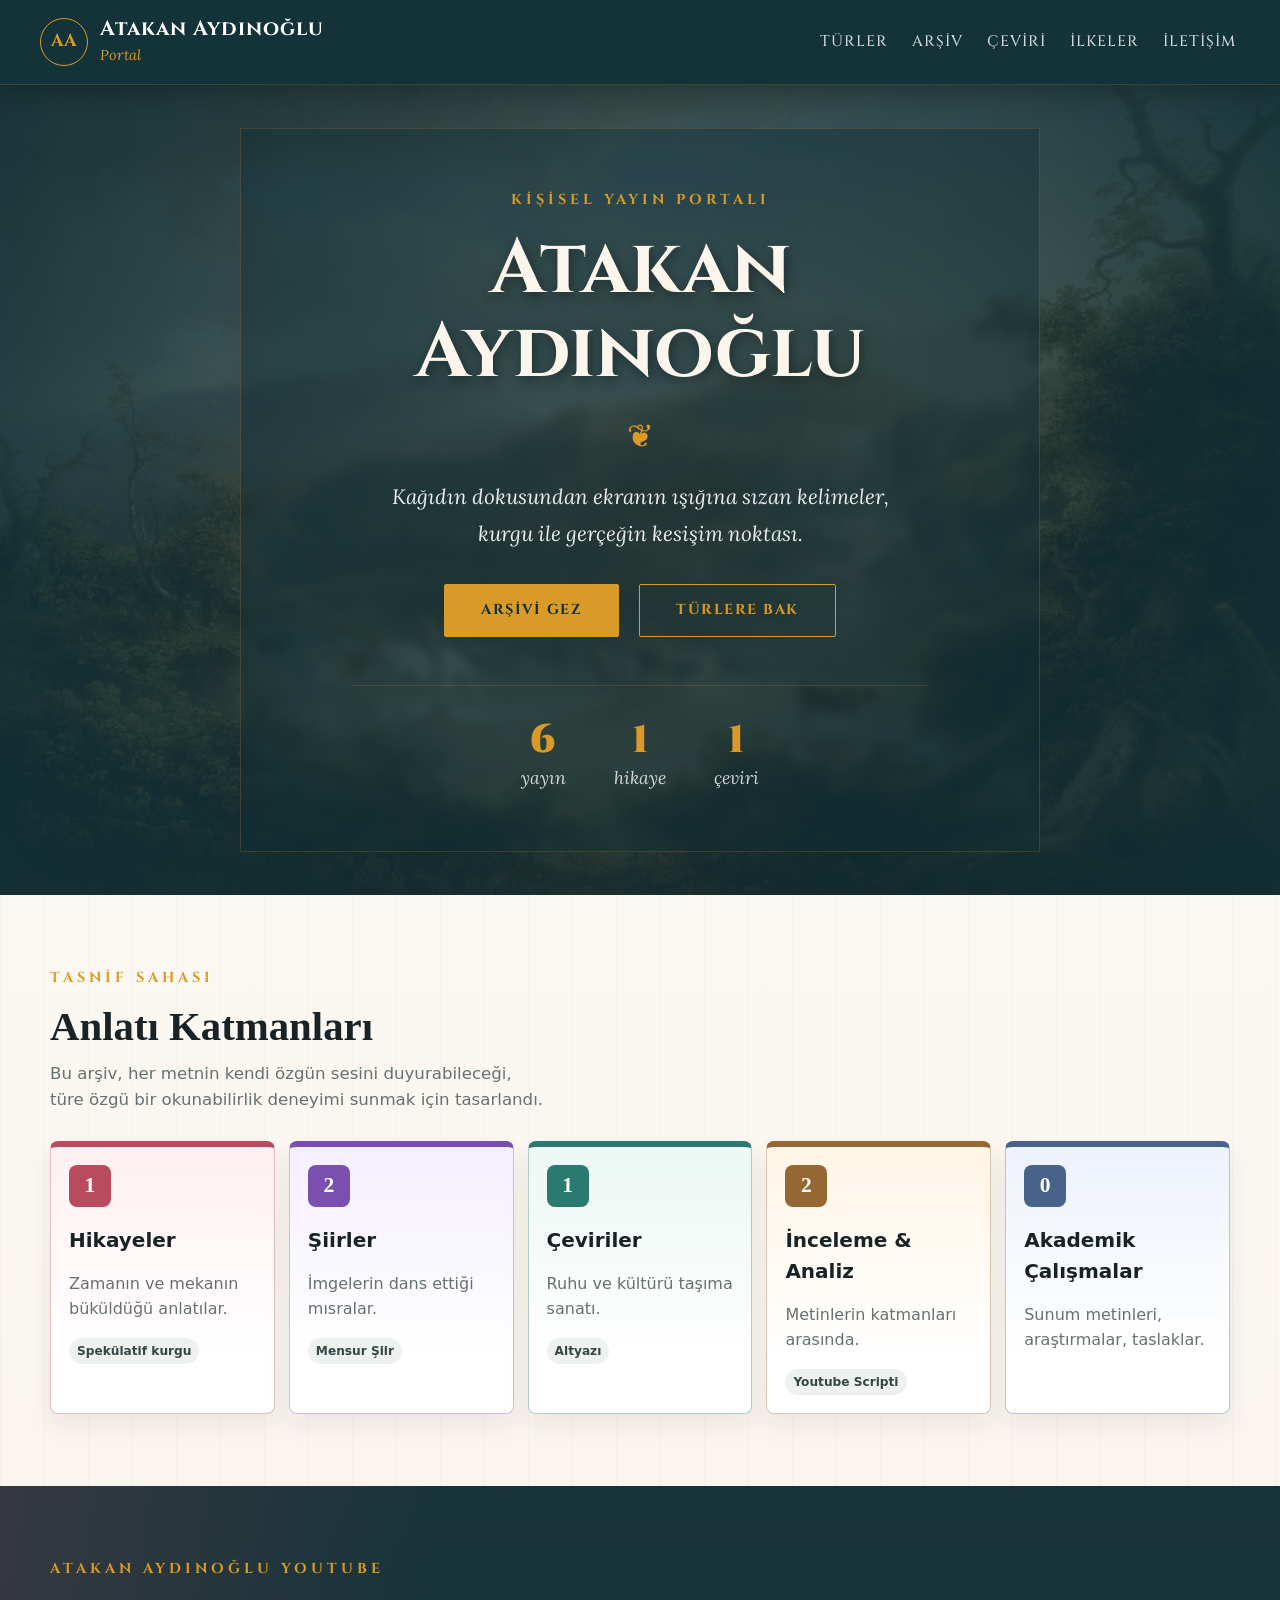
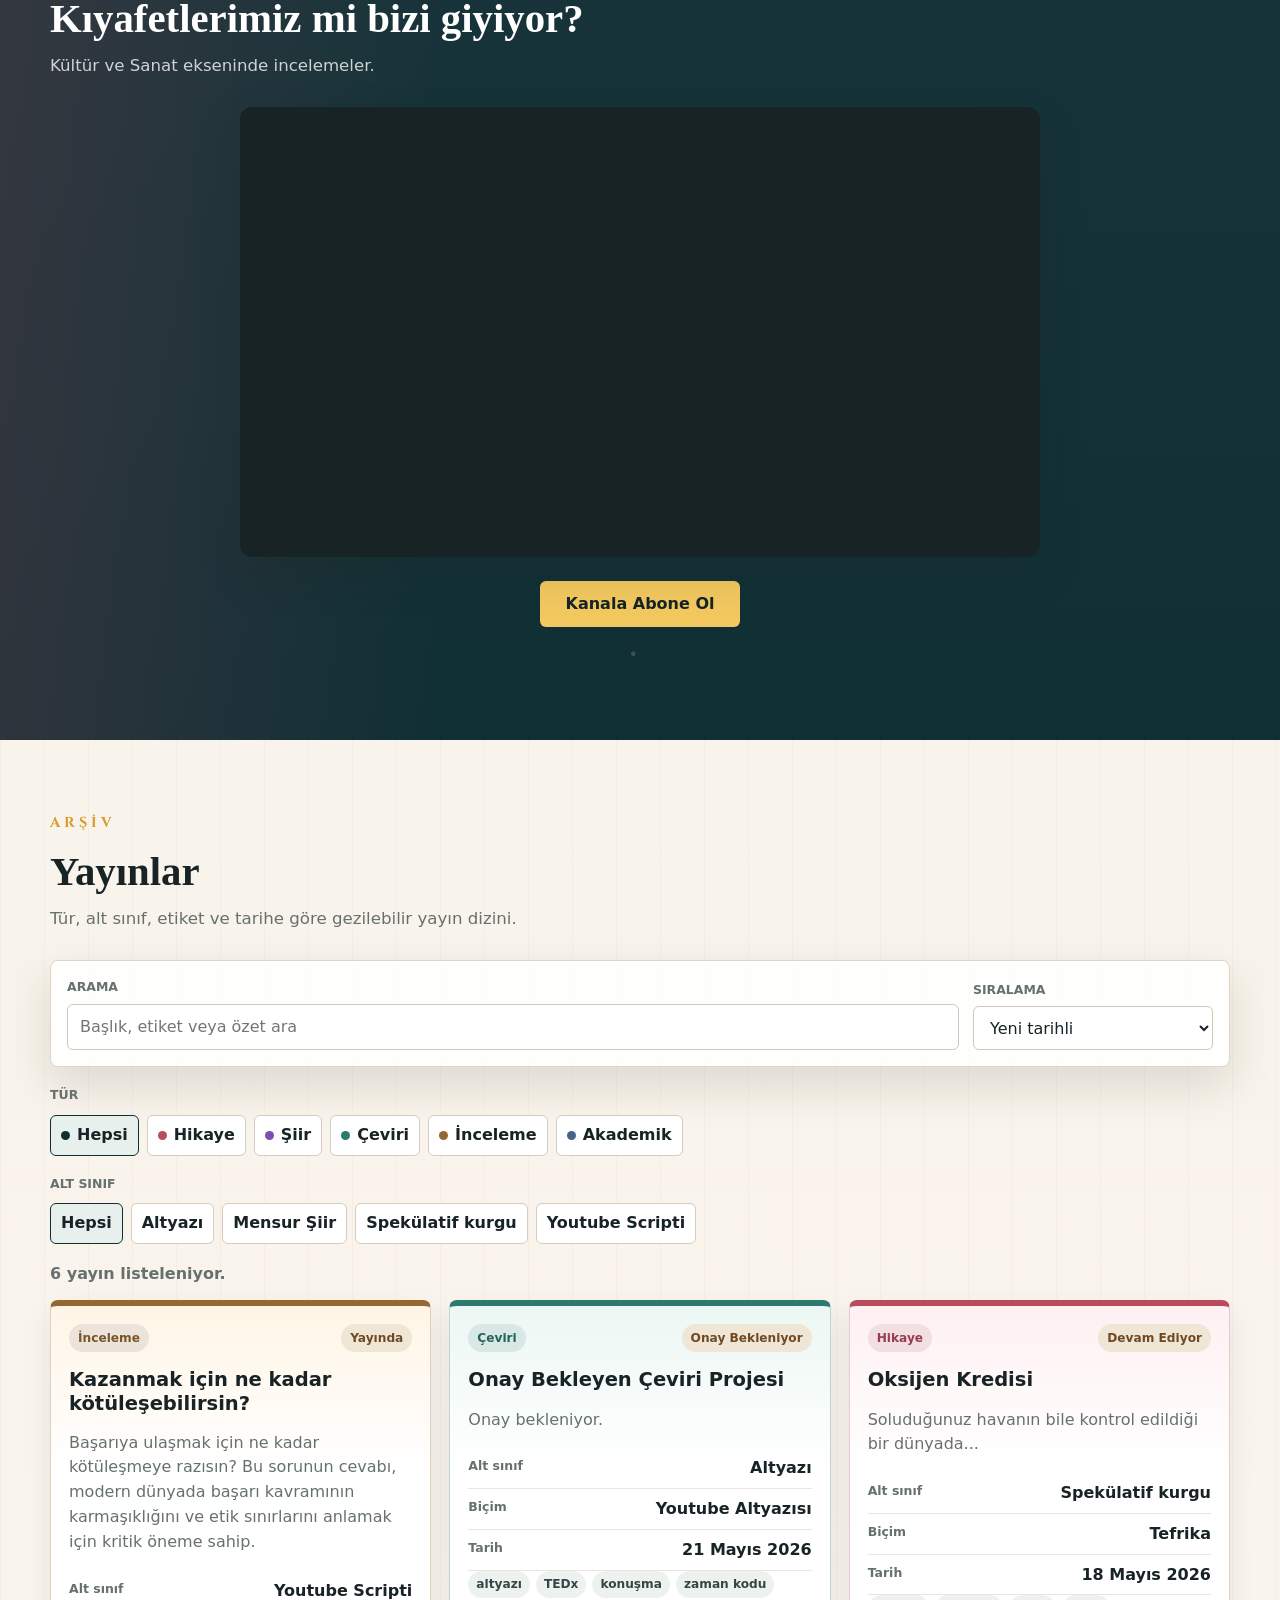
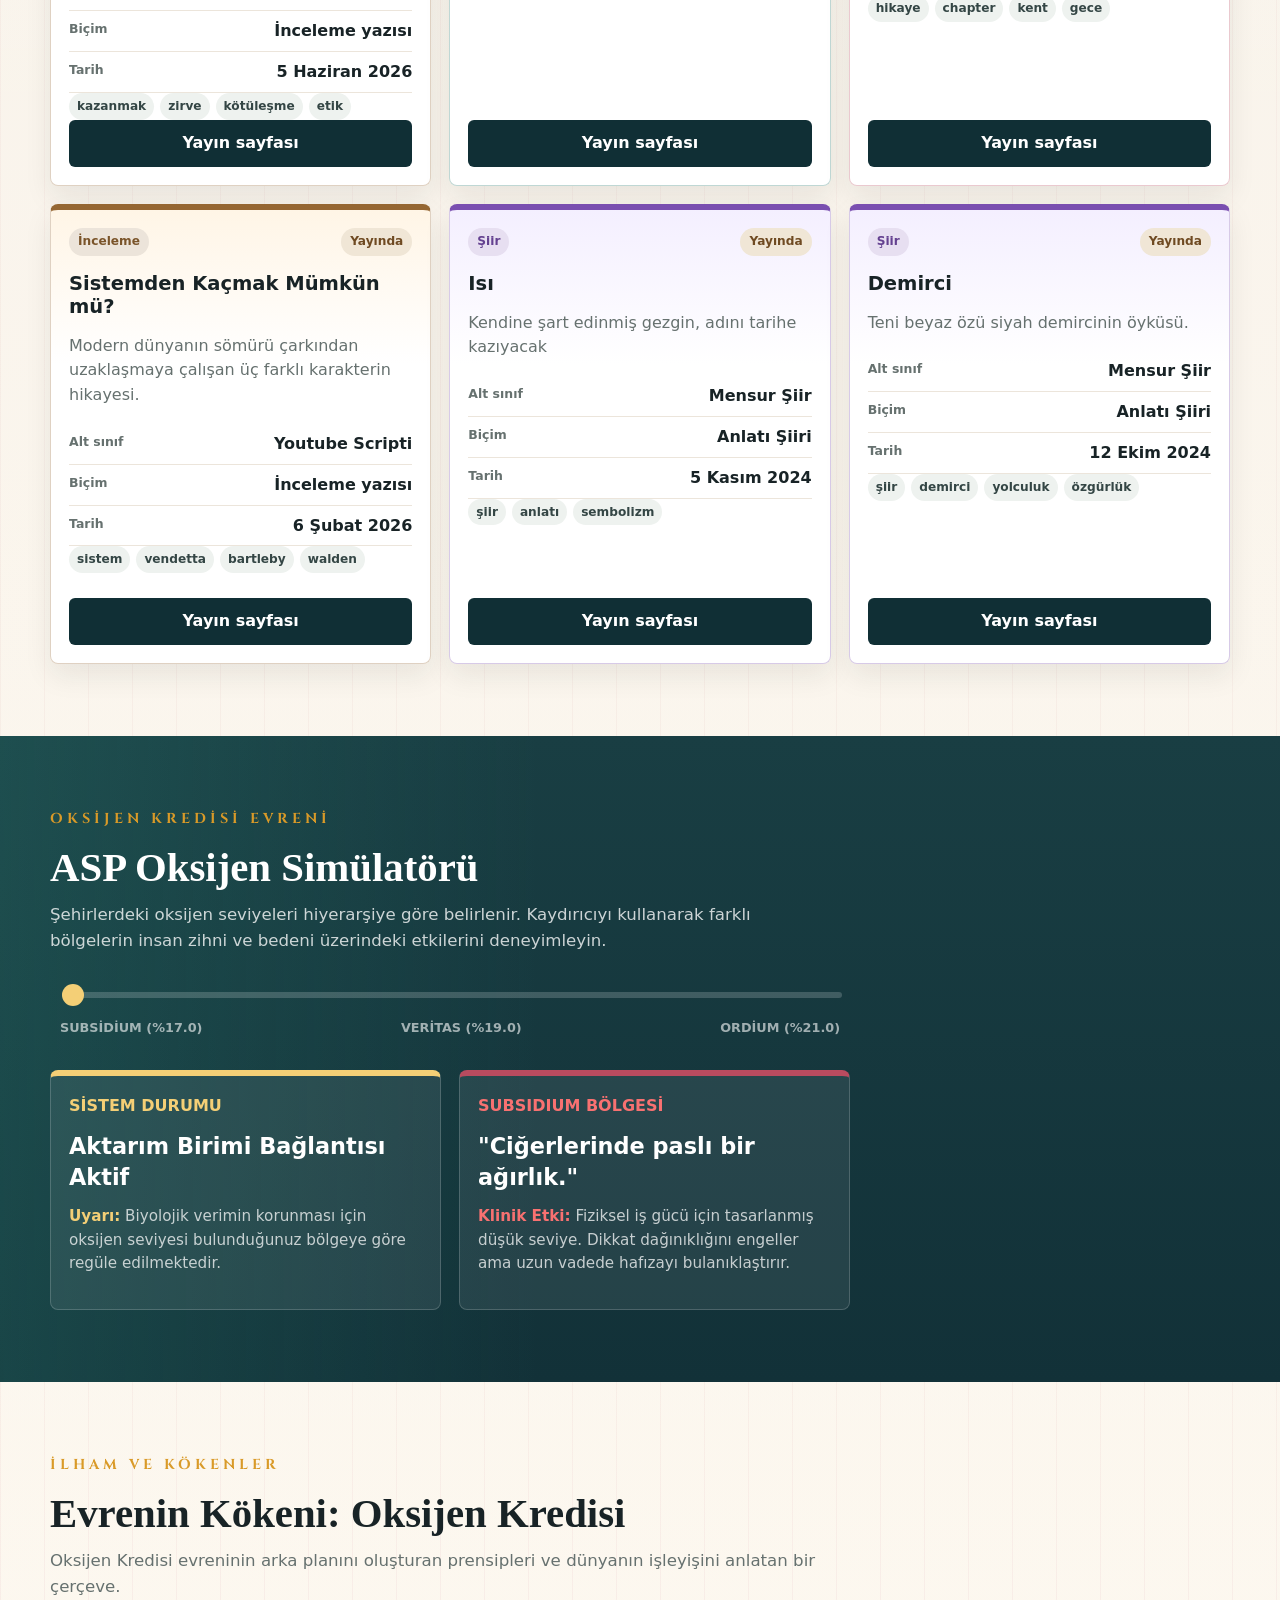
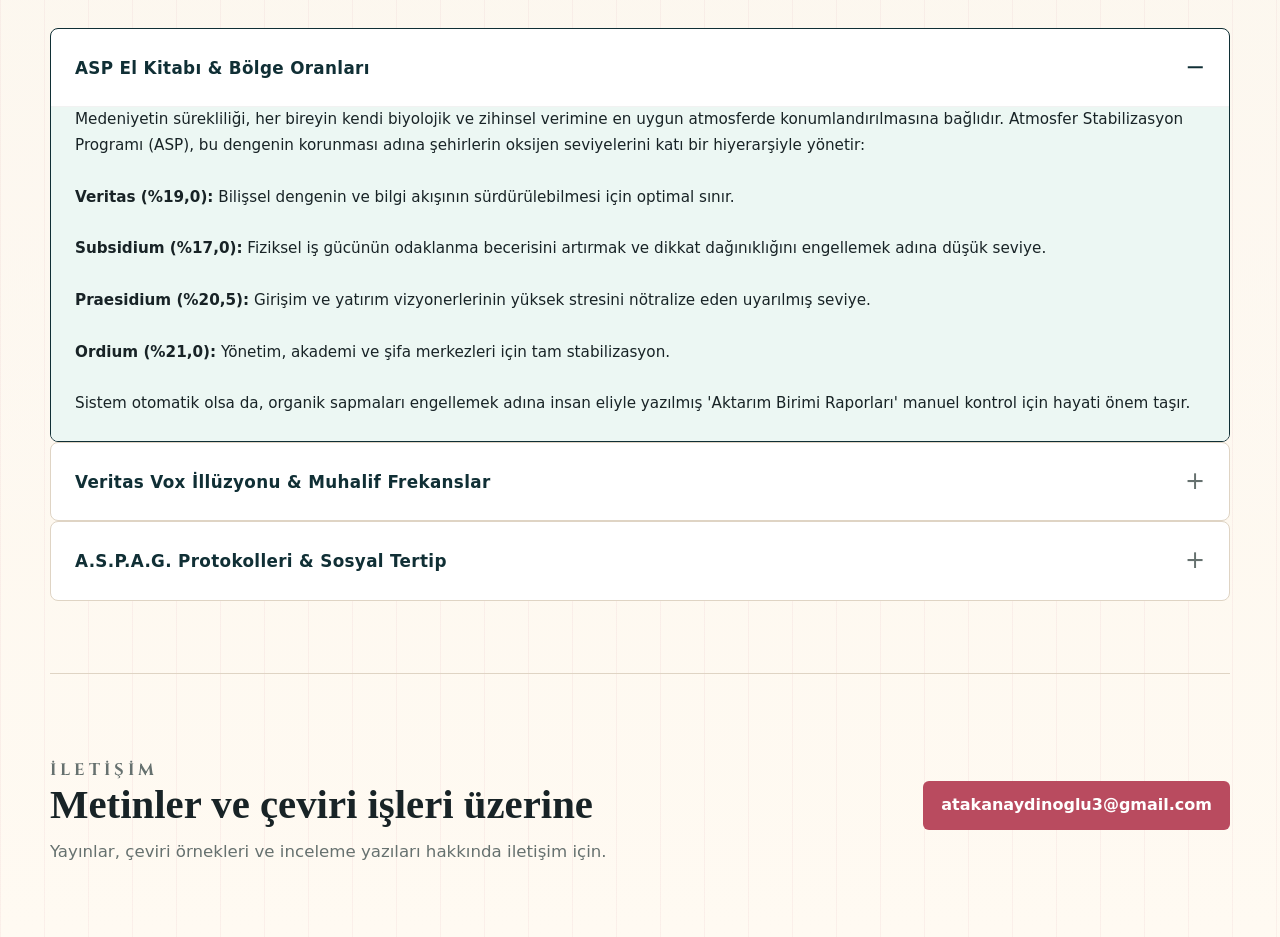
<file: index.html>
<!doctype html>
<html lang="tr">
  <head>
    <meta charset="utf-8" />
    <meta name="viewport" content="width=device-width, initial-scale=1" />
    <meta
      name="description"
      content="Atakan Aydınoğlu'nun hikaye, şiir, çeviri, inceleme, analiz ve bildiri yazıları için kişisel yayın arşivi."
    />
    <meta name="theme-color" content="#102f35" />
    <title>Atakan Aydınoğlu Portal</title>
    <link rel="icon" href="assets/favicon.svg" type="image/svg+xml" />
    <link rel="preconnect" href="https://fonts.googleapis.com">
    <link rel="preconnect" href="https://fonts.gstatic.com" crossorigin>
    <link href="https://fonts.googleapis.com/css2?family=Cinzel:wght@400;500;700;900&family=Lora:ital,wght@0,400;0,600;1,400&display=swap" rel="stylesheet">
    <link rel="stylesheet" href="styles.css" />
  </head>
  <body class="home-page">
    <a class="skip-link" href="#arsiv">Arşive geç</a>

    <header class="site-header" aria-label="Üst menü">
      <a class="brand" href="index.html" aria-label="Ana sayfa">
        <span class="brand-mark" aria-hidden="true">AA</span>
        <span>
          <strong>Atakan Aydınoğlu</strong>
          <small>Portal</small>
        </span>
      </a>

      <nav class="main-nav" aria-label="Site bölümleri">
        <a href="#turler">Türler</a>
        <a href="#arsiv">Arşiv</a>
        <a href="#ceviri">Çeviri</a>
        <a href="#ilkeler">İlkeler</a>
        <a href="#iletisim">İletişim</a>
      </nav>
    </header>

    <main id="ust">
      <section class="hero" aria-labelledby="hero-title">
  <img
    class="hero-image"
    src="assets/writing-translation-hero.png"
    alt="Yazı sayfaları, altyazı blokları ve çeviri notlarından oluşan renkli masa illüstrasyonu"
  />
  <div class="hero-shade" aria-hidden="true"></div>
  <div class="hero-content">
    <p class="eyebrow">Kişisel Yayın Portalı</p>
    <h1 id="hero-title"><span>Atakan</span> <span>Aydınoğlu</span></h1>
    
    <div class="hero-divider" aria-hidden="true">❦</div>
    
    <p class="hero-copy">
      Kağıdın dokusundan ekranın ışığına sızan kelimeler,<br>
      kurgu ile gerçeğin kesişim noktası.
    </p>
    <div class="hero-actions" aria-label="Öne çıkan bağlantılar">
      <a class="button primary" href="#arsiv">Arşivi Gez</a>
      <a class="button secondary" href="#turler">Türlere Bak</a>
    </div>
    <dl class="hero-stats" aria-label="Arşiv özeti">
      <div>
        <dt id="stat-total">0</dt>
        <dd>yayın</dd>
      </div>
      <div>
        <dt id="stat-story">0</dt>
        <dd>hikaye</dd>
      </div>
      <div>
        <dt id="stat-translation">0</dt>
        <dd>çeviri</dd>
      </div>
    </dl>
  </div>
</section>

      <section class="rooms-section" id="turler" aria-labelledby="rooms-title">
        <div class="section-heading">
          <p class="eyebrow">Tasnif Sahası</p>
          <h2 id="rooms-title">Anlatı Katmanları</h2>
          <p>
            Bu arşiv, her metnin kendi özgün sesini duyurabileceği,<br> türe özgü bir okunabilirlik deneyimi sunmak için tasarlandı.
          </p>
        </div>
        <div class="room-grid" id="roomGrid"></div>
      </section>

      <section class="experience-section" id="medya">
  <div class="section-heading">
    <p class="eyebrow">Atakan Aydınoğlu Youtube</p>
    <h2>Kıyafetlerimiz mi bizi giyiyor?</h2>
    <p>
      Kültür ve Sanat ekseninde incelemeler.
    </p>
  </div>

  <div class="youtube-showcase">
    <div class="video-embed">
      <iframe width="560" height="315" src="https://www.youtube.com/embed/1WfvtS6yeTk?si=auEWh5pvYhbts4_H" title="YouTube video player" frameborder="0" allow="accelerometer; autoplay; clipboard-write; encrypted-media; gyroscope; picture-in-picture; web-share" referrerpolicy="strict-origin-when-cross-origin" allowfullscreen></iframe>
    </div>
    
    <div class="showcase-actions">
      <a href="https://youtube.com/@EnlightChronicles" target="_blank" rel="noopener noreferrer" class="button primary">Kanala Abone Ol</a>
      
      <div class="social-links-inline">
        <a href="https://github.com/KULLANICI_ADIN" target="_blank" rel="noopener noreferrer">GitHub</a>
        <span aria-hidden="true">&bull;</span>
        <a href="https://linkedin.com/in/KULLANICI_ADIN" target="_blank" rel="noopener noreferrer">LinkedIn</a>
      </div>
    </div>
  </div>
</section>

      <section class="archive-section" id="arsiv" aria-labelledby="archive-title">
        <div class="section-heading">
          <p class="eyebrow">Arşiv</p>
          <h2 id="archive-title">Yayınlar</h2>
          <p>
            Tür, alt sınıf, etiket ve tarihe göre gezilebilir yayın dizini.
          </p>
        </div>

        <div class="archive-tools" aria-label="Arşiv araçları">
          <label class="search-field" for="searchInput">
            <span>Arama</span>
            <input
              id="searchInput"
              type="search"
              autocomplete="off"
              placeholder="Başlık, etiket veya özet ara"
            />
          </label>

          <label class="sort-field" for="sortSelect">
            <span>Sıralama</span>
            <select id="sortSelect">
              <option value="newest">Yeni tarihli</option>
              <option value="title">Başlığa göre</option>
              <option value="classification">Alt sınıfa göre</option>
            </select>
          </label>
        </div>

        <div class="filter-block" aria-label="Tür filtreleri">
          <p>Tür</p>
          <div class="filter-group" id="filterGroup"></div>
        </div>

        <div class="filter-block" aria-label="Alt sınıf filtreleri">
          <p>Alt sınıf</p>
          <div class="filter-group" id="classificationGroup"></div>
        </div>

        <p class="result-meta" id="resultMeta" aria-live="polite"></p>
        <div class="post-grid" id="postGrid"></div>
      </section>

    

      <section class="translation-section" id="oksijen-simülatörü" aria-labelledby="simulator-title">
  <div class="section-heading">
    <p class="eyebrow">Oksijen Kredisi Evreni</p>
    <h2 id="simulator-title">ASP Oksijen Simülatörü</h2>
    <p>
      Şehirlerdeki oksijen seviyeleri hiyerarşiye göre belirlenir. Kaydırıcıyı kullanarak farklı bölgelerin insan zihni ve bedeni üzerindeki etkilerini deneyimleyin.
    </p>
  </div>

  <div style="max-width: 800px;">
    <!-- Kaydırıcı (Slider) Alanı -->
    <div style="margin-bottom: 32px; padding: 0 10px;">
      <input type="range" min="0" max="2" value="0" id="oxySlider" class="custom-slider">
      <div style="display: flex; justify-content: space-between; margin-top: 12px; font-size: 0.8rem; font-weight: 850; text-transform: uppercase; color: rgba(255, 255, 255, 0.6);">
        <span>Subsidium (%17.0)</span>
        <span>Veritas (%19.0)</span>
        <span>Ordium (%21.0)</span>
      </div>
    </div>

    <!-- Simülatör Kartları -->
    <div style="display: grid; grid-template-columns: repeat(auto-fit, minmax(260px, 1fr)); gap: 18px;">
      
      <!-- Sistem Durumu (Sol Kart) -->
      <div class="translation-card" style="--accent: #f4cf76; min-height: 240px;">
        <span>SİSTEM DURUMU</span>
        <h3 style="font-size: 1.4rem; line-height: 1.4; margin-top: 12px;">Aktarım Birimi Bağlantısı Aktif</h3>
        <p style="margin-top: auto; font-size: 0.95rem;">
          <strong style="color: #f4cf76;">Uyarı:</strong> Biyolojik verimin korunması için oksijen seviyesi bulunduğunuz bölgeye göre regüle edilmektedir.
        </p>
      </div>

      <!-- Dinamik Etki Alanı (Sağ Kart) -->
      <div class="translation-card" style="--accent: #b94b5f; min-height: 240px;">
        <span id="oxyLabel" style="color: #f87171;">SUBSIDIUM BÖLGESİ</span>
        <h3 id="oxyText" style="font-size: 1.4rem; line-height: 1.4; margin-top: 12px; transition: opacity 0.2s;">"Ciğerlerinde paslı bir ağırlık."</h3>
        <p id="oxyNote" style="margin-top: auto; font-size: 0.95rem; transition: opacity 0.2s;">
          <strong style="color: #f87171;">Klinik Etki:</strong> Fiziksel iş gücü için tasarlanmış düşük seviye. Dikkat dağınıklığını engeller ama uzun vadede hafızayı bulanıklaştırır.
        </p>
      </div>

    </div>
  </div>

  <!-- Sitenin arşivi çökmesin diye orijinal div'i gizli tutuyoruz -->
  <div class="translation-rail" id="translationRail" style="display: none;"></div>
</section>

      <section class="principles-section" id="ilkeler" aria-labelledby="principles-title">
  <div class="section-heading">
    <p class="eyebrow">İlham ve Kökenler</p>
    <h2 id="principles-title">Evrenin Kökeni: Oksijen Kredisi</h2>
    <p>Oksijen Kredisi evreninin arka planını oluşturan prensipleri ve dünyanın işleyişini anlatan bir çerçeve.</p>
  </div>

  <div class="accordion-item active">
      <button class="accordion-header" aria-expanded="true">
        <span class="accordion-title">ASP El Kitabı & Bölge Oranları</span>
        <span class="accordion-icon">−</span>
      </button>
      <div class="accordion-content">
        <p>
          Medeniyetin sürekliliği, her bireyin kendi biyolojik ve zihinsel verimine en uygun atmosferde konumlandırılmasına bağlıdır. Atmosfer Stabilizasyon Programı (ASP), bu dengenin korunması adına şehirlerin oksijen seviyelerini katı bir hiyerarşiyle yönetir:
          <br><br>
          <strong>Veritas (%19,0):</strong> Bilişsel dengenin ve bilgi akışının sürdürülebilmesi için optimal sınır.
          <br><br>
          <strong>Subsidium (%17,0):</strong> Fiziksel iş gücünün odaklanma becerisini artırmak ve dikkat dağınıklığını engellemek adına düşük seviye.
          <br><br>
          <strong>Praesidium (%20,5):</strong> Girişim ve yatırım vizyonerlerinin yüksek stresini nötralize eden uyarılmış seviye.
          <br><br>
          <strong>Ordium (%21,0):</strong> Yönetim, akademi ve şifa merkezleri için tam stabilizasyon. 
          <br><br>
          Sistem otomatik olsa da, organik sapmaları engellemek adına insan eliyle yazılmış 'Aktarım Birimi Raporları' manuel kontrol için hayati önem taşır.
        </p>
      </div>
    </div>

    <div class="accordion-item">
      <button class="accordion-header" aria-expanded="false">
        <span class="accordion-title">Veritas Vox İllüzyonu & Muhalif Frekanslar</span>
        <span class="accordion-icon">+</span>
      </button>
      <div class="accordion-content">
        <p>Şehrin her meydanına dikilmiş renkli ışıklandırmalar ve panolar, Veritas Vox’un steril yalanlarını topluma enjekte eder: 'Sağlık, Verim, İstikrar'. Ancak bu ihtişamlı vitrinin arkasında, sistemin oksijen oranlarına yaptığı gizli, gürültülü ve tekinsiz fiziksel müdahaleler gizlidir. Gerçeği sorguladığı için işinden ve özgürlüğünden olan eski Vox çalışanları, sistemin illüzyonunu bozmak adına karanlık ara sokaklarda ve Veritas Satranç Kulübü gibi paravan noktalarda örgütlenmektedir. Onlar için sistem bir koruyucu değil; insan nefesini bir borç mekanizmasına çeviren devasa bir tabuttur.</p>
      </div>
    </div>

    <div class="accordion-item">
      <button class="accordion-header" aria-expanded="false">
        <span class="accordion-title">A.S.P.A.G. Protokolleri & Sosyal Tertip</span>
        <span class="accordion-icon">+</span>
      </button>
      <div class="accordion-content">
        <p>Atmosfer Stabilizasyon Programı Asayiş Gücü (A.S.P.A.G.), sistemin kurallarına itaati ve asayişi sağlamakla görevli, arma ve rozetlerden arındırılmış militarist bir denetim mekanizmasıdır. Şehirlerde kimlik doğrulama cihazları, tek tip saç-sakal tıraşına sahip standart personel yapısı ve zifiri karanlık çöktüğünde bile sokakları gündüz gibi aydınlatan asayiş ışıklarıyla tam bir gözetim toplumu inşa edilmiştir. VAG77 (Veritas Asayiş Gücü) gibi birimler, sadece düzeni korumakla kalmaz; sistemin kusursuz işleyişine karşı doğabilecek her türlü 'anormallik ve şüphe' dalgasını daha büyümeden soğurmak üzere eğitilir</p>
      </div>
    </div>
  </div>
</section>

      <section class="contact-section" id="iletisim" aria-labelledby="contact-title">
        <div>
          <p class="eyebrow">İletişim</p>
          <h2 id="contact-title">Metinler ve çeviri işleri üzerine</h2>
          <p>
            Yayınlar, çeviri örnekleri ve inceleme yazıları hakkında iletişim için.
          </p>
        </div>
        <a class="contact-link" href="mailto:atakanaydinoglu3@gmail.com">atakanaydinoglu3@gmail.com</a>
      </section>
    </main>

    <script src="content.js"></script>
    <script src="script.js"></script>
  
  
  <script>
  document.addEventListener('DOMContentLoaded', () => {
    const transSlider = document.querySelector("#transSlider");
    const targetLabel = document.querySelector("#targetLabel");
    const targetText = document.querySelector("#targetText");
    const targetNote = document.querySelector("#targetNote");

    if (transSlider) {
      const translationData = [
        {
          label: "EREK METİN (MOTAMOT)",
          text: '"Atlarını tut, dostum!"',
          note: '<strong style="color: #4ade80;">Analiz:</strong> Kelimeler birebir çevrilmiştir. Ancak Türkçe konuşan biri günlük hayatta bu kalıbı kullanmaz. Eğreti durur.'
        },
        {
          label: "EREK METİN (ANLAMSAL)",
          text: '"Acele etme, arkadaşım!"',
          note: '<strong style="color: #4ade80;">Analiz:</strong> Mesaj doğru iletilmiştir. Fakat kaynak metindeki o alaycı ve deyimsel renk kaybolmuş, metin sıradanlaşmıştır.'
        },
        {
          label: "EREK METİN (KÜLTÜREL)",
          text: '"Acelen ne, atlı mı kovalıyor birader!"',
          note: '<strong style="color: #4ade80;">Analiz:</strong> Kaynak metindeki "at" imgesi korunurken, Türk kültürünün doğal deyim dağarcığına kusursuz bir geçiş yapılmıştır.'
        }
      ];

      transSlider.addEventListener("input", (event) => {
        const value = event.target.value;
        const data = translationData[value];

        targetText.style.opacity = 0;
        targetNote.style.opacity = 0;

        setTimeout(() => {
          targetLabel.textContent = data.label;
          targetText.textContent = data.text;
          targetNote.innerHTML = data.note;

          targetText.style.opacity = 1;
          targetNote.style.opacity = 1;
        }, 150);
      });
    }
  });
</script>
  

<script>
    document.addEventListener('DOMContentLoaded', () => {
      
      // ==========================================
      // 1. YERELLEŞTİRME TERAZİSİ KODU
      // ==========================================
      const transSlider = document.querySelector("#transSlider");
      const targetLabel = document.querySelector("#targetLabel");
      const targetText = document.querySelector("#targetText");
      const targetNote = document.querySelector("#targetNote");

      if (transSlider) {
        const translationData = [
          {
            label: "EREK METİN (MOTAMOT)",
            text: '"Atlarını tut, dostum!"',
            note: '<strong style="color: #4ade80;">Analiz:</strong> Kelimeler birebir çevrilmiştir. Ancak Türkçe konuşan biri günlük hayatta bu kalıbı kullanmaz. Eğreti durur.'
          },
          {
            label: "EREK METİN (ANLAMSAL)",
            text: '"Acele etme, arkadaşım!"',
            note: '<strong style="color: #4ade80;">Analiz:</strong> Mesaj doğru iletilmiştir. Fakat kaynak metindeki o alaycı ve deyimsel renk kaybolmuş, metin sıradanlaşmıştır.'
          },
          {
            label: "EREK METİN (KÜLTÜREL)",
            text: '"Acelen ne, atlı mı kovalıyor birader!"',
            note: '<strong style="color: #4ade80;">Analiz:</strong> Kaynak metindeki "at" imgesi korunurken, Türk kültürünün doğal deyim dağarcığına kusursuz bir geçiş yapılmıştır.'
          }
        ];

        transSlider.addEventListener("input", (event) => {
          const value = event.target.value;
          const data = translationData[value];

          targetText.style.opacity = 0;
          targetNote.style.opacity = 0;

          setTimeout(() => {
            targetLabel.textContent = data.label;
            targetText.textContent = data.text;
            targetNote.innerHTML = data.note;

            targetText.style.opacity = 1;
            targetNote.style.opacity = 1;
          }, 150);
        });
      }

      // ==========================================
      // 2. ENTELEKTÜEL PUSULA (AKORDEON) KODU
      // ==========================================
      const accordionHeaders = document.querySelectorAll('.accordion-header');
      
      accordionHeaders.forEach(header => {
        header.addEventListener('click', () => {
          const item = header.parentElement;
          const content = item.querySelector('.accordion-content');
          const icon = header.querySelector('.accordion-icon');
          const isOpen = item.classList.contains('active');
          
          // Önce açık olan diğer tüm sekmeleri kapat
          document.querySelectorAll('.accordion-item').forEach(otherItem => {
            otherItem.classList.remove('active');
            otherItem.querySelector('.accordion-content').style.maxHeight = null;
            otherItem.querySelector('.accordion-icon').textContent = '+';
            otherItem.querySelector('.accordion-header').setAttribute('aria-expanded', 'false');
          });
          
          // Tıklanan sekme açık değilse aç
          if (!isOpen) {
            item.classList.add('active');
            content.style.maxHeight = content.scrollHeight + "px";
            icon.textContent = '−';
            header.setAttribute('aria-expanded', 'true');
          }
        });
      });

      // Sayfa ilk yüklendiğinde varsayılan olarak açık olan sekmenin içeriğini göster
      const activeContent = document.querySelector('.accordion-item.active .accordion-content');
      if (activeContent) {
        activeContent.style.maxHeight = activeContent.scrollHeight + "px";
      }

    });
  </script>
  

</body>
</html>

  </body>
</html>
</file>
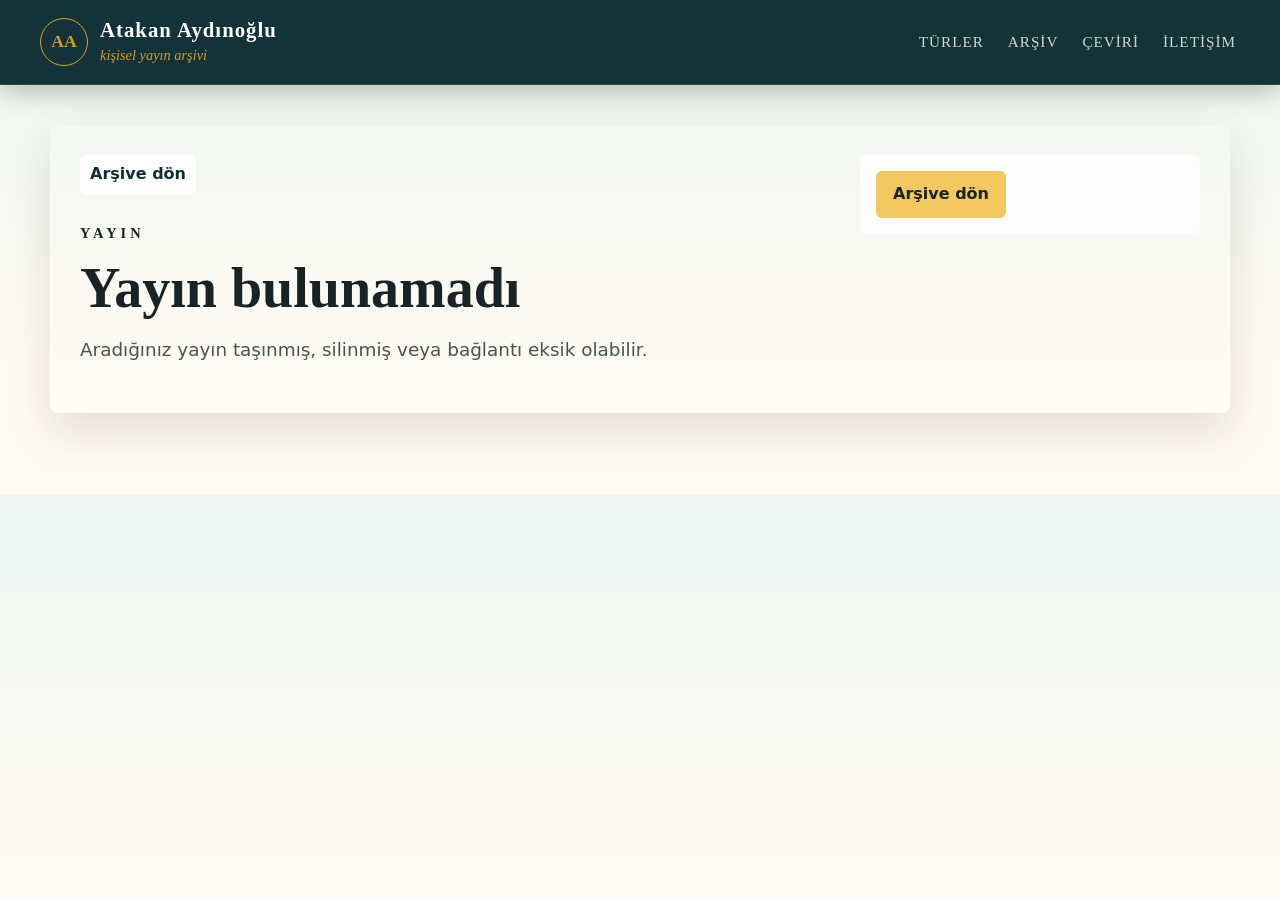
<file: yayin.html>
<!doctype html>
<html lang="tr">
  <head>
    <meta charset="utf-8" />
    <meta name="viewport" content="width=device-width, initial-scale=1" />
    <meta
      name="description"
      content="Atakan Aydınoğlu kişisel yayın arşivinde seçili metin sayfası."
    />
    <meta name="theme-color" content="#102f35" />
    <title>Yayın | Atakan Aydınoğlu</title>
    <link rel="icon" href="assets/favicon.svg" type="image/svg+xml" />
    <link rel="stylesheet" href="styles.css" />
  </head>
  <body class="publication-page">
    <a class="skip-link" href="#publicationBody">Metne geç</a>

    <header class="site-header" aria-label="Üst menü">
      <a class="brand" href="index.html" aria-label="Ana sayfa">
        <span class="brand-mark" aria-hidden="true">AA</span>
        <span>
          <strong>Atakan Aydınoğlu</strong>
          <small>kişisel yayın arşivi</small>
        </span>
      </a>

      <nav class="main-nav" aria-label="Site bölümleri">
        <a href="index.html#turler">Türler</a>
        <a href="index.html#arsiv">Arşiv</a>
        <a href="index.html#ceviri">Çeviri</a>
        <a href="index.html#iletisim">İletişim</a>
      </nav>
    </header>

    <main>
      <section class="publication-hero" id="publicationHero">
        <div class="publication-hero-inner">
          <a class="back-link" href="index.html#arsiv">Arşive dön</a>
          <p class="eyebrow" id="publicationKicker">Yayın</p>
          <h1 id="publicationTitle"></h1>
          <p class="publication-summary" id="publicationSummary"></p>
          <div class="tag-list publication-tags" id="publicationTags"></div>
        </div>
        <aside class="publication-facts" id="publicationFacts" aria-label="Yayın bilgileri"></aside>
      </section>

      <section class="publication-body" id="publicationBody"></section>

      <section class="related-section" id="relatedSection" aria-labelledby="relatedTitle" hidden>
        <div class="section-heading">
          <p class="eyebrow">Aynı odadan</p>
          <h2 id="relatedTitle">Benzer yayınlar</h2>
        </div>
        <div class="related-grid" id="relatedGrid"></div>
      </section>
    </main>

    <script src="content.js"></script>
    <script src="publication.js"></script>
  </body>
</html>
</file>
<file: styles.css>
:root {
  color-scheme: light;
  --ink: #182326;
  --muted: #66716f;
  --paper: #fbf5ec;
  --paper-deep: #efe3d3;
  --surface: #ffffff;
  --surface-tint: #fffaf2;
  --teal: #102f35;
  --teal-2: #1d5a5c;
  --rose: #b94b5f;
  --violet: #7a4fb0;
  --sage: #2b7a6f;
  --amber: #d99a28;
  --blue: #48628a;
  --line: #dfd4c4;
  --shadow: 0 18px 46px rgba(35, 31, 26, 0.13);
  --work-accent: #2b7a6f;
  --work-soft: #ecf7f3;
}

* {
  box-sizing: border-box;
}

html {
  scroll-behavior: smooth;
}

body {
  margin: 0;
  background:
    linear-gradient(180deg, rgba(255, 255, 255, 0.45), rgba(255, 255, 255, 0)),
    linear-gradient(90deg, rgba(185, 75, 95, 0.06) 0 1px, transparent 1px 100%),
    linear-gradient(180deg, #fbf5ec, #f6efe4 42%, #fffaf2);
  background-size: auto, 44px 44px, auto;
  color: var(--ink);
  font-family: Inter, ui-sans-serif, system-ui, -apple-system, BlinkMacSystemFont, "Segoe UI", sans-serif;
  line-height: 1.55;
}

a {
  color: inherit;
}

button,
input,
select {
  font: inherit;
}

.skip-link {
  position: fixed;
  top: 12px;
  left: 12px;
  z-index: 30;
  transform: translateY(-150%);
  border-radius: 6px;
  background: var(--surface);
  color: var(--teal);
  padding: 10px 14px;
  font-weight: 850;
}

.skip-link:focus {
  transform: translateY(0);
}

.site-header {
  position: sticky;
  top: 0;
  z-index: 20;
  display: flex;
  min-height: 72px;
  align-items: center;
  justify-content: space-between;
  gap: 24px;
  border-bottom: 1px solid rgba(255, 255, 255, 0.16);
  background: rgba(16, 47, 53, 0.94);
  color: #fff;
  padding: 12px 32px;
  backdrop-filter: blur(18px);
}

.brand {
  display: inline-flex;
  align-items: center;
  gap: 12px;
  min-width: 220px;
  text-decoration: none;
}

.brand-mark {
  display: grid;
  width: 42px;
  height: 42px;
  place-items: center;
  border: 1px solid rgba(255, 255, 255, 0.5);
  border-radius: 8px;
  background: rgba(255, 255, 255, 0.1);
  font-family: Georgia, serif;
  font-weight: 900;
}

.brand strong,
.brand small {
  display: block;
}

.brand strong {
  line-height: 1.15;
}

.brand small {
  color: #f4cf76;
  font-size: 0.78rem;
}

.main-nav {
  display: flex;
  flex-wrap: wrap;
  gap: 4px;
  justify-content: flex-end;
}

.main-nav a {
  border-radius: 6px;
  color: rgba(255, 255, 255, 0.86);
  padding: 8px 10px;
  text-decoration: none;
}

.main-nav a:hover,
.main-nav a:focus-visible {
  background: rgba(255, 255, 255, 0.12);
  color: #fff;
  outline: none;
}

.hero {
  position: relative;
  display: grid;
  grid-template-columns: minmax(0, 1fr);
  min-height: 82svh;
  overflow: hidden;
  place-items: end start;
  isolation: isolate;
}

.hero-image {
  position: absolute;
  inset: 0;
  z-index: -2;
  width: 100%;
  height: 100%;
  object-fit: cover;
}

.hero-shade {
  position: absolute;
  inset: 0;
  z-index: -1;
  background:
    linear-gradient(90deg, rgba(11, 35, 38, 0.9), rgba(11, 35, 38, 0.62) 48%, rgba(11, 35, 38, 0.2)),
    linear-gradient(180deg, rgba(11, 35, 38, 0.14), rgba(11, 35, 38, 0.82));
}

.hero-content {
  width: 790px;
  max-width: calc(100vw - 64px);
  min-width: 0;
  margin: 0 0 72px 32px;
  color: #fff;
}

.eyebrow {
  margin: 0 0 10px;
  color: var(--amber);
  font-size: 0.78rem;
  font-weight: 900;
  letter-spacing: 0;
  text-transform: uppercase;
}

.hero h1 {
  margin: 0;
  font-family: Georgia, "Times New Roman", serif;
  font-size: 4.3rem;
  line-height: 0.98;
  overflow-wrap: break-word;
}

.hero-copy {
  max-width: 660px;
  margin: 22px 0 0;
  color: rgba(255, 255, 255, 0.9);
  font-size: 1.18rem;
}

.hero-actions {
  display: flex;
  flex-wrap: wrap;
  gap: 12px;
  margin-top: 28px;
}

.button,
.read-button,
.text-button,
.filter-button {
  cursor: pointer;
}

.button,
.read-button,
.text-button {
  display: inline-flex;
  min-height: 44px;
  align-items: center;
  justify-content: center;
  border: 1px solid transparent;
  border-radius: 6px;
  padding: 10px 16px;
  font-weight: 850;
  text-decoration: none;
}

.button.primary {
  background: #f2c85f;
  color: #172426;
}

.button.secondary {
  border-color: rgba(255, 255, 255, 0.5);
  color: #fff;
}

.button:hover,
.button:focus-visible,
.read-button:hover,
.read-button:focus-visible,
.text-button:hover,
.text-button:focus-visible {
  transform: translateY(-1px);
  outline: none;
}

.hero-stats {
  display: flex;
  flex-wrap: wrap;
  gap: 12px;
  margin: 36px 0 0;
  padding: 0;
}

.hero-stats div {
  min-width: 128px;
  border: 1px solid rgba(255, 255, 255, 0.25);
  border-radius: 8px;
  background: rgba(255, 255, 255, 0.11);
  padding: 12px 14px;
}

.hero-stats dt {
  font-family: Georgia, "Times New Roman", serif;
  font-size: 2rem;
  font-weight: 900;
  line-height: 1;
}

.hero-stats dd {
  margin: 4px 0 0;
  color: rgba(255, 255, 255, 0.82);
}

.rooms-section,
.archive-section,
.principles-section,
.contact-section,
.related-section {
  width: min(1180px, calc(100% - 40px));
  margin: 0 auto;
  padding: 72px 0;
}

.section-heading {
  max-width: 780px;
  margin-bottom: 28px;
}

.section-heading h2,
.contact-section h2 {
  margin: 0;
  font-family: Georgia, "Times New Roman", serif;
  font-size: 2.55rem;
  line-height: 1.08;
}

.section-heading p:not(.eyebrow),
.contact-section p {
  margin: 12px 0 0;
  color: var(--muted);
  font-size: 1.04rem;
}

.room-grid {
  display: grid;
  grid-template-columns: repeat(5, minmax(0, 1fr));
  gap: 14px;
}

.room-card {
  min-height: 258px;
  border: 1px solid color-mix(in srgb, var(--accent), white 62%);
  border-top: 6px solid var(--accent);
  border-radius: 8px;
  background:
    linear-gradient(180deg, var(--soft), #fff 78%),
    linear-gradient(135deg, rgba(255, 255, 255, 0), color-mix(in srgb, var(--accent), transparent 88%));
  padding: 18px;
  text-decoration: none;
  box-shadow: 0 12px 26px rgba(31, 35, 35, 0.07);
  transition: transform 160ms ease, box-shadow 160ms ease;
}

.room-card:hover,
.room-card:focus-visible {
  transform: translateY(-4px);
  box-shadow: var(--shadow);
  outline: none;
}

.room-count {
  display: inline-grid;
  width: 42px;
  height: 42px;
  place-items: center;
  border-radius: 8px;
  background: var(--accent);
  color: #fff;
  font-family: Georgia, "Times New Roman", serif;
  font-size: 1.35rem;
  font-weight: 900;
}

.room-card h3 {
  margin: 18px 0 0;
  font-size: 1.25rem;
}

.room-card p {
  color: var(--muted);
}

.room-tags,
.tag-list,
.keyword-list {
  display: flex;
  flex-wrap: wrap;
  gap: 6px;
}

.room-tags span,
.tag-list span,
.keyword-list span {
  border-radius: 999px;
  background: #eef2ef;
  color: #344645;
  padding: 4px 8px;
  font-size: 0.76rem;
  font-weight: 750;
}

.experience-section,
.translation-section {
  width: 100%;
  max-width: none;
  margin: 0;
  padding: 72px max(20px, calc((100% - 1180px) / 2));
}

.experience-section {
  background:
    linear-gradient(90deg, rgba(185, 75, 95, 0.18), transparent 34%),
    linear-gradient(180deg, #18343a, #102f35);
  color: #fff;
}

.experience-section .section-heading p:not(.eyebrow),
.translation-section .section-heading p:not(.eyebrow) {
  color: rgba(255, 255, 255, 0.78);
}

.experience-grid {
  display: grid;
  grid-template-columns: repeat(3, minmax(0, 1fr));
  gap: 18px;
}

.experience-card {
  min-height: 300px;
  border: 1px solid rgba(255, 255, 255, 0.18);
  border-radius: 8px;
  background: rgba(255, 255, 255, 0.08);
  padding: 20px;
}

.experience-kicker {
  color: #f2c85f;
  font-size: 0.78rem;
  font-weight: 900;
  text-transform: uppercase;
}

.experience-card h3 {
  margin: 10px 0 18px;
  font-size: 1.25rem;
}

.story-preview ol {
  display: grid;
  gap: 12px;
  margin: 0;
  padding: 0;
  list-style: none;
}

.story-preview li {
  display: grid;
  grid-template-columns: 44px 1fr;
  gap: 10px;
  align-items: center;
  border-bottom: 1px solid rgba(255, 255, 255, 0.16);
  padding-bottom: 12px;
}

.story-preview strong {
  color: #f2c85f;
  font-family: Georgia, "Times New Roman", serif;
}

.poem-preview p {
  margin: 24px 0 0;
  text-align: center;
  font-family: Georgia, "Times New Roman", serif;
  font-size: 1.15rem;
  line-height: 1.9;
}

.translation-preview div {
  display: grid;
  grid-template-columns: 1fr 1fr;
  gap: 10px;
}

.translation-preview p {
  min-height: 132px;
  margin: 0;
  border-left: 4px solid #f2c85f;
  background: rgba(255, 255, 255, 0.08);
  padding: 14px;
}

.archive-tools {
  display: grid;
  grid-template-columns: minmax(240px, 1fr) minmax(180px, 240px);
  gap: 14px;
  align-items: end;
  border: 1px solid var(--line);
  border-radius: 8px;
  background: rgba(255, 255, 255, 0.9);
  padding: 16px;
  box-shadow: var(--shadow);
}

.search-field,
.sort-field {
  display: grid;
  gap: 7px;
}

.search-field span,
.sort-field span,
.filter-block p {
  margin: 0;
  color: var(--muted);
  font-size: 0.78rem;
  font-weight: 850;
  text-transform: uppercase;
}

.search-field input,
.sort-field select {
  width: 100%;
  min-height: 44px;
  border: 1px solid #cfc8bb;
  border-radius: 6px;
  background: #fff;
  color: var(--ink);
  padding: 10px 12px;
}

.search-field input:focus,
.sort-field select:focus,
.filter-button:focus-visible {
  border-color: var(--sage);
  outline: 3px solid rgba(43, 122, 111, 0.22);
}

.filter-block {
  display: grid;
  gap: 10px;
  margin-top: 18px;
}

.filter-group {
  display: flex;
  flex-wrap: wrap;
  gap: 8px;
}

.filter-button {
  display: inline-flex;
  min-height: 36px;
  align-items: center;
  gap: 7px;
  border: 1px solid #d4ccbe;
  border-radius: 6px;
  background: #fff;
  color: var(--ink);
  padding: 7px 10px;
  font-weight: 750;
}

.filter-button span {
  width: 9px;
  height: 9px;
  border-radius: 50%;
  background: var(--swatch-color);
}

.filter-button.is-active {
  border-color: var(--teal);
  background: #e8f0ee;
}

.result-meta {
  margin: 18px 0 14px;
  color: var(--muted);
  font-weight: 750;
}

.post-grid {
  display: grid;
  grid-template-columns: repeat(3, minmax(0, 1fr));
  gap: 18px;
}

.post-card {
  display: flex;
  min-height: 460px;
  flex-direction: column;
  border: 1px solid color-mix(in srgb, var(--accent), white 70%);
  border-top: 6px solid var(--accent);
  border-radius: 8px;
  background: linear-gradient(180deg, var(--soft), #fff 34%);
  padding: 18px;
  box-shadow: 0 12px 28px rgba(23, 36, 38, 0.08);
}

.card-topline {
  display: flex;
  flex-wrap: wrap;
  gap: 8px;
  justify-content: space-between;
  min-height: 28px;
}

.category-pill,
.status-pill {
  display: inline-flex;
  align-items: center;
  border-radius: 999px;
  padding: 4px 9px;
  font-size: 0.76rem;
  font-weight: 850;
}

.category-pill {
  background: color-mix(in srgb, var(--accent), white 82%);
  color: color-mix(in srgb, var(--accent), black 18%);
}

.status-pill {
  background: #f0e6d6;
  color: #6f4a22;
}

.post-card h3,
.translation-card h3,
.principles-grid h3 {
  margin: 16px 0 0;
  font-size: 1.22rem;
  line-height: 1.18;
}

.post-card p,
.translation-card p,
.principles-grid p {
  color: var(--muted);
}

.post-meta,
.translation-card dl {
  display: grid;
  gap: 8px;
  margin: 8px 0 0;
}

.post-meta div,
.translation-card dl div {
  display: flex;
  justify-content: space-between;
  gap: 12px;
  border-bottom: 1px solid #ece5db;
  padding-bottom: 7px;
}

.post-meta dt,
.translation-card dt {
  color: var(--muted);
  font-size: 0.78rem;
  font-weight: 850;
}

.post-meta dd,
.translation-card dd {
  margin: 0;
  text-align: right;
  font-weight: 750;
}

.read-button,
.text-button {
  margin-top: auto;
  background: var(--teal);
  color: #fff;
}

.read-button:hover,
.read-button:focus-visible,
.text-button:hover,
.text-button:focus-visible {
  background: #16484b;
}

.translation-section {
  background:
    linear-gradient(90deg, rgba(43, 122, 111, 0.28), transparent 42%),
    linear-gradient(180deg, #193e43, #123138);
  color: #fff;
}

.translation-rail {
  display: grid;
  grid-template-columns: repeat(2, minmax(260px, 1fr));
  gap: 18px;
}

.translation-card {
  display: flex;
  min-height: 330px;
  flex-direction: column;
  border: 1px solid rgba(255, 255, 255, 0.18);
  border-top: 6px solid var(--accent);
  border-radius: 8px;
  background: rgba(255, 255, 255, 0.08);
  padding: 18px;
}

.translation-card > span {
  color: #f4cf76;
  font-weight: 900;
}

.translation-card p,
.translation-card dt {
  color: rgba(255, 255, 255, 0.74);
}

.translation-card dl div {
  border-bottom-color: rgba(255, 255, 255, 0.16);
}

.translation-card .text-button {
  border-color: #f2c85f;
  background: #f2c85f;
  color: #172426;
}

.principles-grid {
  display: grid;
  grid-template-columns: repeat(3, minmax(0, 1fr));
  gap: 18px;
}

.principles-grid article {
  border-left: 6px solid var(--sage);
  border-radius: 8px;
  background: #fff;
  padding: 20px;
  box-shadow: 0 10px 24px rgba(23, 36, 38, 0.07);
}

.principle-number {
  color: var(--rose);
  font-family: Georgia, "Times New Roman", serif;
  font-size: 1.7rem;
  font-weight: 900;
}

.contact-section {
  display: grid;
  grid-template-columns: 1fr auto;
  gap: 24px;
  align-items: center;
  border-top: 1px solid var(--line);
}

.contact-link {
  display: inline-flex;
  min-height: 48px;
  align-items: center;
  justify-content: center;
  border-radius: 6px;
  background: var(--rose);
  color: #fff;
  padding: 12px 18px;
  font-weight: 850;
  text-decoration: none;
}

.publication-page {
  background:
    linear-gradient(180deg, var(--work-soft), #fffaf2 360px),
    linear-gradient(90deg, rgba(16, 47, 53, 0.05) 0 1px, transparent 1px 100%);
  background-size: auto, 40px 40px;
}

.publication-hero {
  display: grid;
  grid-template-columns: minmax(0, 1fr) minmax(260px, 340px);
  gap: 28px;
  width: min(1180px, calc(100% - 40px));
  margin: 40px auto 0;
  border: 1px solid color-mix(in srgb, var(--accent), white 66%);
  border-top: 8px solid var(--accent);
  border-radius: 8px;
  background:
    linear-gradient(135deg, var(--soft), #fff 58%),
    linear-gradient(90deg, rgba(255, 255, 255, 0), color-mix(in srgb, var(--accent), transparent 86%));
  padding: 30px;
  box-shadow: var(--shadow);
}

.publication-hero-inner {
  min-width: 0;
}

.back-link {
  display: inline-flex;
  align-items: center;
  min-height: 36px;
  border: 1px solid color-mix(in srgb, var(--accent), white 62%);
  border-radius: 6px;
  background: #fff;
  color: var(--teal);
  padding: 7px 10px;
  font-weight: 850;
  text-decoration: none;
}

.publication-hero .eyebrow {
  margin-top: 28px;
  color: var(--accent);
}

.publication-hero h1 {
  max-width: 820px;
  margin: 0;
  font-family: Georgia, "Times New Roman", serif;
  font-size: 3.5rem;
  line-height: 1.02;
  overflow-wrap: break-word;
}

.publication-summary {
  max-width: 760px;
  color: #465453;
  font-size: 1.15rem;
}

.publication-tags {
  margin-top: 18px;
}

.publication-facts {
  align-self: start;
  border-radius: 8px;
  background: rgba(255, 255, 255, 0.78);
  padding: 16px;
}

.publication-facts dl {
  display: grid;
  gap: 9px;
  margin: 0;
}

.publication-facts div {
  display: flex;
  justify-content: space-between;
  gap: 16px;
  border-bottom: 1px solid #eadfce;
  padding-bottom: 8px;
}

.publication-facts dt {
  color: var(--muted);
  font-size: 0.78rem;
  font-weight: 850;
}

.publication-facts dd {
  margin: 0;
  text-align: right;
  font-weight: 800;
}

.publication-body {
  width: min(1180px, calc(100% - 40px));
  margin: 32px auto 0;
  padding-bottom: 50px;
}

.poem-layout,
.story-layout,
.translation-layout,
.article-layout {
  display: grid;
  gap: 22px;
  align-items: start;
}

.poem-layout {
  grid-template-columns: minmax(0, 1fr) 280px;
}

.poem-sheet {
  border: 1px solid color-mix(in srgb, var(--work-accent), white 70%);
  border-radius: 8px;
  background:
    linear-gradient(180deg, rgba(255, 255, 255, 0.92), rgba(255, 250, 242, 0.96)),
    linear-gradient(90deg, transparent 0 49%, rgba(122, 79, 176, 0.08) 49% 51%, transparent 51% 100%);
  padding: clamp(34px, 7vw, 86px) 22px;
  text-align: center;
  box-shadow: var(--shadow);
}

.poem-lines {
  max-width: 660px;
  margin: 0 auto;
  font-family: Georgia, "Times New Roman", serif;
  font-size: clamp(1.12rem, 1.8vw, 1.45rem);
  line-height: 1.95;
}

.poem-lines p {
  margin: 0;
}

.poem-break {
  height: 1.8rem;
}

.poem-note,
.chapter-index,
.translation-context,
.article-aside {
  position: sticky;
  top: 96px;
  border: 1px solid color-mix(in srgb, var(--work-accent), white 72%);
  border-radius: 8px;
  background: #fff;
  padding: 18px;
  box-shadow: 0 10px 24px rgba(23, 36, 38, 0.07);
}

.poem-note span,
.translation-context > span,
.article-aside > span,
.chapter-index p {
  display: block;
  margin: 0 0 10px;
  color: var(--work-accent);
  font-size: 0.78rem;
  font-weight: 900;
  text-transform: uppercase;
}

.poem-note p,
.translation-context p,
.article-aside p {
  margin: 0;
  color: var(--muted);
}

.story-layout,
.translation-layout,
.article-layout {
  grid-template-columns: 280px minmax(0, 1fr);
}

.chapter-index {
  display: grid;
  gap: 8px;
}

.chapter-index a {
  display: grid;
  grid-template-columns: 44px 1fr;
  gap: 10px;
  align-items: center;
  border-radius: 6px;
  padding: 10px;
  text-decoration: none;
}

.chapter-index a:hover,
.chapter-index a:focus-visible {
  background: var(--work-soft);
  outline: none;
}

.chapter-index strong {
  color: var(--work-accent);
  font-family: Georgia, "Times New Roman", serif;
  font-size: 1.25rem;
}

.story-reader {
  display: grid;
  gap: 22px;
}

.chapter-panel {
  border: 1px solid color-mix(in srgb, var(--work-accent), white 72%);
  border-left: 8px solid var(--work-accent);
  border-radius: 8px;
  background: #fff;
  padding: clamp(22px, 4vw, 44px);
  box-shadow: 0 12px 28px rgba(23, 36, 38, 0.08);
}

.chapter-number {
  margin: 0;
  color: var(--work-accent);
  font-size: 0.8rem;
  font-weight: 900;
  text-transform: uppercase;
}

.chapter-panel h2,
.essay-reader h2,
.bibliography h2 {
  margin: 8px 0 0;
  font-family: Georgia, "Times New Roman", serif;
  font-size: 2rem;
  line-height: 1.15;
}

.chapter-summary {
  color: var(--muted);
  font-weight: 750;
}

.chapter-panel p:not(.chapter-number):not(.chapter-summary),
.essay-reader p {
  color: #273536;
  font-family: Georgia, "Times New Roman", serif;
  font-size: 1.08rem;
  line-height: 1.78;
}

.translation-context dl {
  display: grid;
  gap: 10px;
  margin: 0;
}

.translation-context dl div {
  border-bottom: 1px solid #eadfce;
  padding-bottom: 8px;
}

.translation-context dt {
  color: var(--muted);
  font-size: 0.78rem;
  font-weight: 850;
}

.translation-context dd {
  margin: 2px 0 0;
  font-weight: 780;
}

.parallel-reader {
  display: grid;
  gap: 16px;
}

.translation-intro {
  margin: 0;
  border-left: 6px solid var(--work-accent);
  border-radius: 8px;
  background: #fff;
  color: #43504f;
  padding: 18px;
  box-shadow: 0 10px 24px rgba(23, 36, 38, 0.07);
}

.parallel-head,
.parallel-columns {
  display: grid;
  grid-template-columns: repeat(2, minmax(0, 1fr));
  gap: 14px;
}

.parallel-head {
  color: var(--work-accent);
  font-size: 0.78rem;
  font-weight: 900;
  text-transform: uppercase;
}

.parallel-row {
  border: 1px solid color-mix(in srgb, var(--work-accent), white 72%);
  border-radius: 8px;
  background: #fff;
  padding: 18px;
  box-shadow: 0 12px 28px rgba(23, 36, 38, 0.08);
}

.cue {
  margin: 0 0 12px;
  color: var(--work-accent);
  font-weight: 900;
}

.parallel-columns blockquote {
  min-height: 132px;
  margin: 0;
  border-left: 5px solid var(--work-accent);
  border-radius: 6px;
  background: var(--work-soft);
  padding: 16px;
  font-family: Georgia, "Times New Roman", serif;
  font-size: 1.08rem;
  line-height: 1.72;
}

.translation-note,
.rights-note {
  border-radius: 6px;
  margin: 14px 0 0;
  background: #fff4df;
  color: #654821;
  padding: 12px;
  font-weight: 750;
}

.article-aside .keyword-list {
  margin-top: 16px;
}

.essay-reader {
  display: grid;
  gap: 28px;
  border: 1px solid color-mix(in srgb, var(--work-accent), white 72%);
  border-radius: 8px;
  background: #fff;
  padding: clamp(24px, 4vw, 48px);
  box-shadow: var(--shadow);
}

.essay-reader section {
  border-bottom: 1px solid #eadfce;
  padding-bottom: 20px;
}

.essay-reader section:last-child {
  border-bottom: 0;
  padding-bottom: 0;
}

.bibliography ol {
  margin-bottom: 0;
  padding-left: 22px;
}

.related-section {
  padding-top: 20px;
}

.related-grid {
  display: grid;
  grid-template-columns: repeat(3, minmax(0, 1fr));
  gap: 16px;
}

.related-card {
  border: 1px solid color-mix(in srgb, var(--accent), white 72%);
  border-top: 6px solid var(--accent);
  border-radius: 8px;
  background: #fff;
  padding: 18px;
  text-decoration: none;
  box-shadow: 0 10px 24px rgba(23, 36, 38, 0.07);
}

.related-card span {
  color: var(--accent);
  font-size: 0.78rem;
  font-weight: 900;
  text-transform: uppercase;
}

.related-card strong {
  display: block;
  margin-top: 8px;
  font-size: 1.1rem;
}

.related-card p {
  color: var(--muted);
}

@media (max-width: 1080px) {
  .room-grid {
    grid-template-columns: repeat(2, minmax(0, 1fr));
  }

  .post-grid,
  .experience-grid,
  .principles-grid,
  .related-grid {
    grid-template-columns: repeat(2, minmax(0, 1fr));
  }

  .publication-hero,
  .poem-layout,
  .story-layout,
  .translation-layout,
  .article-layout {
    grid-template-columns: 1fr;
  }

  .poem-note,
  .chapter-index,
  .translation-context,
  .article-aside {
    position: static;
  }
}

@media (max-width: 760px) {
  .site-header {
    align-items: flex-start;
    flex-direction: column;
    padding: 12px 20px;
  }

  .main-nav {
    justify-content: flex-start;
  }

  .hero {
    min-height: 76svh;
  }

  .hero-content {
    width: 358px;
    max-width: calc(100vw - 32px);
    margin: 0 16px 38px;
  }

  .hero h1 {
    font-size: 2.32rem;
  }

  .hero h1 span {
    display: block;
  }

  .hero-copy {
    font-size: 1rem;
  }

  .hero-stats {
    display: grid;
    grid-template-columns: repeat(3, minmax(0, 1fr));
    gap: 8px;
  }

  .hero-stats div {
    min-width: 0;
    padding: 10px 11px;
  }

  .hero-stats dd {
    font-size: 0.86rem;
  }

  .rooms-section,
  .archive-section,
  .principles-section,
  .contact-section,
  .related-section,
  .publication-body,
  .publication-hero {
    width: min(100% - 28px, 1180px);
  }

  .rooms-section,
  .archive-section,
  .principles-section,
  .contact-section,
  .related-section,
  .experience-section,
  .translation-section {
    padding-top: 48px;
    padding-bottom: 48px;
  }

  .room-grid,
  .post-grid,
  .experience-grid,
  .principles-grid,
  .related-grid,
  .archive-tools,
  .contact-section,
  .parallel-head,
  .parallel-columns {
    grid-template-columns: 1fr;
  }

  .section-heading h2,
  .contact-section h2,
  .publication-hero h1 {
    font-size: 2rem;
  }

  .publication-hero {
    margin-top: 22px;
    padding: 20px;
  }

  .post-card,
  .translation-card,
  .experience-card {
    min-height: 0;
  }

  .parallel-head {
    display: none;
  }
}
/* YouTube Vitrin Alanı - Experience Bölümü İçin */
.youtube-showcase {
  max-width: 800px; /* Videonun aşırı büyümesini engeller ve ortalar */
  margin: 0 auto;
  display: flex;
  flex-direction: column;
  gap: 24px;
}

.video-embed {
  position: relative;
  width: 100%;
  padding-bottom: 56.25%; /* 16:9 Kusursuz video oranı */
  border-radius: 12px;
  overflow: hidden;
  background: var(--ink);
  box-shadow: var(--shadow);
}

.video-embed iframe {
  position: absolute;
  top: 0;
  left: 0;
  width: 100%;
  height: 100%;
  border: none;
}

.showcase-actions {
  display: flex;
  flex-direction: column;
  align-items: center;
  gap: 16px;
}

.showcase-actions .button {
  min-width: 200px;
  text-align: center;
}

.social-links-inline {
  display: flex;
  align-items: center;
  gap: 16px;
}

.social-links-inline a {
  color: var(--teal);
  font-weight: 600;
  font-size: 0.95rem;
  text-decoration: none;
  transition: opacity 150ms ease;
}

.social-links-inline a:hover,
.social-links-inline a:focus-visible {
  opacity: 0.7;
}

.social-links-inline span {
  color: var(--muted);
  opacity: 0.5;
}
/* --- Yerelleştirme Terazisi Stilleri --- */
.translation-scale-section {
  width: min(100% - 28px, 1180px);
  margin: 64px auto;
}

.scale-wrapper {
  display: flex;
  flex-direction: column;
  gap: 32px;
  max-width: 800px;
  margin: 0 auto;
}

.scale-item {
  padding: 24px;
  border-radius: 8px;
  background: transparent; /* Sitenin kendi arkaplanını kullanır */
}

.source-item {
  border-left: 4px solid var(--muted);
}

.target-item {
  border-left: 4px solid var(--work-accent);
}

.lang-label {
  display: inline-block;
  font-size: 0.85rem;
  text-transform: uppercase;
  letter-spacing: 0.05em;
  font-weight: 700;
  color: var(--teal);
  margin-bottom: 12px;
}

.scale-text {
  font-size: 1.5rem;
  font-weight: 600;
  color: var(--ink);
  margin: 0 0 12px 0;
  transition: opacity 200ms ease;
}

.scale-note {
  font-size: 0.95rem;
  color: var(--muted);
  margin: 0;
  line-height: 1.5;
  transition: opacity 200ms ease;
}

/* Slider Tasarımı */
.slider-area {
  padding: 16px 0;
}

.translation-slider {
  -webkit-appearance: none;
  appearance: none; /* Uyarıyı çözen standart komut */
  width: 100%;
  height: 8px;
  border-radius: 4px;
  background: var(--line);
  outline: none;
  margin-bottom: 12px;
  cursor: pointer;
}

.translation-slider::-webkit-slider-thumb {
  -webkit-appearance: none;
  appearance: none;
  width: 24px;
  height: 24px;
  border-radius: 50%;
  background: var(--work-accent);
  cursor: pointer;
  transition: transform 150ms ease;
}

.translation-slider::-webkit-slider-thumb:hover {
  transform: scale(1.2);
}

.slider-labels {
  display: flex;
  justify-content: space-between;
  font-size: 0.8rem;
  color: var(--muted);
  font-weight: 600;
  text-transform: uppercase;
}

/* Yerelleştirme Terazisi - Kaydırıcı Özel Tasarımı */
.custom-slider {
  -webkit-appearance: none;
  appearance: none;
  width: 100%;
  height: 6px;
  border-radius: 4px;
  background: rgba(255, 255, 255, 0.18);
  outline: none;
  cursor: pointer;
}

.custom-slider::-webkit-slider-thumb {
  -webkit-appearance: none;
  appearance: none;
  width: 22px;
  height: 22px;
  border-radius: 50%;
  background: #f4cf76; /* Sitenin orijinal sarı tonu */
  cursor: pointer;
  transition: transform 150ms ease;
}

.custom-slider::-webkit-slider-thumb:hover {
  transform: scale(1.2);
}

/* --- Entelektüel Pusula (Akordeon) Stilleri --- */
.accordion-container {
  max-width: 800px;
  margin: 0 auto;
  display: flex;
  flex-direction: column;
  gap: 16px;
}

.accordion-item {
  background: var(--surface);
  border: 1px solid var(--line);
  border-radius: 8px;
  overflow: hidden;
  transition: box-shadow 0.3s ease, border-color 0.3s ease;
}

.accordion-item:hover {
  box-shadow: 0 6px 16px rgba(0, 0, 0, 0.04);
}

.accordion-header {
  width: 100%;
  display: flex;
  justify-content: space-between;
  align-items: center;
  padding: 20px 24px;
  background: transparent;
  border: none;
  cursor: pointer;
  font-family: inherit;
  color: var(--ink);
  text-align: left;
}

.accordion-title {
  font-weight: 700;
  font-size: 1.05rem;
  color: var(--teal);
  letter-spacing: 0.02em;
}

.accordion-icon {
  font-size: 1.5rem;
  font-weight: 300;
  color: var(--muted);
  transition: transform 0.3s ease, color 0.3s ease;
}

.accordion-content {
  max-height: 0;
  overflow: hidden;
  transition: max-height 0.4s cubic-bezier(0.4, 0, 0.2, 1);
  background: var(--work-soft); /* İçeriğe sitenin yumuşak yeşil tonunu verir */
}

.accordion-content p {
  padding: 0 24px 24px 24px;
  margin: 0;
  color: var(--ink);
  line-height: 1.7;
  font-size: 0.95rem;
}

/* Aktif (Açık) Durum Tasarımı */
.accordion-item.active {
  border-color: var(--teal);
}

.accordion-item.active .accordion-header {
  border-bottom: 1px solid rgba(0,0,0,0.05);
}

.accordion-item.active .accordion-icon {
  color: var(--teal);
}

/* --- Çeviri / Video Yönlendirme Sayfası Özel Tasarımı --- */
.translation-showcase {
  background: var(--surface);
  border: 1px solid var(--line);
  border-radius: 12px;
  padding: 48px;
  box-shadow: var(--shadow);
}

.showcase-title {
  font-family: Georgia, "Times New Roman", serif;
  font-size: 2.2rem;
  margin: 0 0 24px 0;
  color: var(--ink);
  line-height: 1.2;
}

.translation-showcase .translation-intro {
  font-size: 1.15rem;
  line-height: 1.8;
  color: var(--muted);
  margin-bottom: 40px;
}

.translation-action {
  display: flex;
}

.showcase-btn {
  font-size: 1.05rem;
  padding: 16px 32px;
  border-radius: 8px;
  background-color: var(--work-accent); /* Kategoriye özel rengi alır (Çeviri için o güzel yeşil) */
  color: #fff;
  transition: transform 150ms ease, box-shadow 150ms ease;
}

.showcase-btn:hover {
  transform: translateY(-2px);
  box-shadow: 0 8px 20px rgba(43, 122, 111, 0.25);
  color: #fff;
}

/* --- ÜST MENÜ & MARKA (HEADER) DEĞİŞİKLİKLERİ --- */
.site-header {
  position: sticky;
  top: 0;
  z-index: 20;
  display: flex;
  min-height: 85px;
  align-items: center;
  justify-content: space-between;
  gap: 24px;
  border-bottom: 1px solid rgba(217, 154, 40, 0.2);
  background: rgba(16, 47, 53, 0.98); /* Daha derin ve tok bir renk */
  color: #fff;
  padding: 12px 40px;
  box-shadow: 0 4px 30px rgba(0, 0, 0, 0.3);
}

.brand-mark {
  display: grid;
  width: 48px;
  height: 48px;
  place-items: center;
  border: 1px solid #d99a28; /* Altın sarısı/Amber ince çerçeve */
  border-radius: 50%; /* Mühür/Amblem havası için yuvarlak */
  background: transparent;
  color: #d99a28;
  font-family: 'Cinzel', serif;
  font-weight: 700;
  font-size: 1.1rem;
}

.brand strong {
  font-family: 'Cinzel', serif;
  font-weight: 700;
  font-size: 1.3rem;
  letter-spacing: 1px;
  line-height: 1.15;
}

.brand small {
  font-family: 'Lora', serif;
  font-style: italic;
  color: #d99a28;
  font-size: 0.9rem;
  margin-top: 2px;
}

/* Kategori Butonlarının Edebi Tasarımı */
.main-nav {
  display: flex;
  flex-wrap: wrap;
  gap: 16px;
  justify-content: flex-end;
}

.main-nav a {
  font-family: 'Cinzel', serif;
  font-weight: 500;
  font-size: 0.95rem;
  letter-spacing: 1px;
  color: rgba(255, 255, 255, 0.8);
  padding: 8px 4px;
  text-decoration: none;
  text-transform: uppercase;
  border-bottom: 1px solid transparent;
  border-radius: 0;
  transition: all 0.3s ease;
}

.main-nav a:hover,
.main-nav a:focus-visible {
  background: transparent;
  color: #d99a28;
  border-bottom: 1px solid #d99a28; /* Kutu yerine zarif alt çizgi */
  outline: none;
}


/* --- ANA SAYFA GİRİŞ (HERO) BÖLÜMÜ DEĞİŞİKLİKLERİ --- */
.hero {
  position: relative;
  display: flex; /* Sola yapışıklığı kırmak için Grid'den Flex'e geçiş */
  min-height: 90vh;
  align-items: center;
  justify-content: center;
  text-align: center; /* Tüm içeriği ortalar */
  isolation: isolate;
}

.hero-shade {
  position: absolute;
  inset: 0;
  z-index: -1;
  /* Daha dramatik, odaklanmış bir karanlık (Vignette etkisi) */
  background: radial-gradient(circle, rgba(16, 47, 53, 0.6) 0%, rgba(16, 47, 53, 0.95) 100%);
}

.hero-content {
  width: 800px;
  max-width: 90vw;
  margin: 0 auto;
  color: #fbf5ec;
  padding: 60px 40px;
  border: 1px solid rgba(217, 154, 40, 0.2); /* Etrafında çok hafif edebi bir çerçeve */
  background: rgba(16, 47, 53, 0.4); /* Çerçeve için hafif buğulu zemin */
  backdrop-filter: blur(5px);
}

.eyebrow {
  margin: 0 0 16px;
  color: #d99a28;
  font-family: 'Cinzel', serif;
  font-size: 0.9rem;
  letter-spacing: 4px;
  font-weight: 700;
}

.hero h1 {
  margin: 0;
  font-family: 'Cinzel', serif;
  font-size: 4.8rem;
  font-weight: 700;
  line-height: 1.1;
  text-shadow: 2px 4px 12px rgba(0,0,0,0.4);
}

.hero-divider {
  font-size: 2rem;
  color: #d99a28;
  margin: 16px 0;
  font-family: Georgia, serif;
}

.hero-copy {
  margin: 0 auto 32px;
  max-width: 600px;
  font-family: 'Lora', serif; /* Edebi kitap içi fontu */
  font-size: 1.3rem;
  font-style: italic;
  color: rgba(255, 255, 255, 0.9);
  line-height: 1.8;
}

.hero-actions {
  display: flex;
  justify-content: center;
  gap: 20px;
  margin-top: 32px;
}

.hero-actions .button {
  font-family: 'Cinzel', serif;
  font-weight: 700;
  font-size: 0.9rem;
  letter-spacing: 1.5px;
  text-transform: uppercase;
  padding: 14px 36px;
  border-radius: 2px; /* Keskin, eski basım kitap köşeleri */
  transition: all 0.3s ease;
}

.hero-actions .button.primary {
  background: #d99a28;
  color: #102f35;
  border: 1px solid #d99a28;
}

.hero-actions .button.primary:hover {
  background: #b88220;
  box-shadow: 0 0 20px rgba(217, 154, 40, 0.3);
}

.hero-actions .button.secondary {
  background: transparent;
  color: #d99a28;
  border: 1px solid #d99a28;
}

.hero-actions .button.secondary:hover {
  background: rgba(217, 154, 40, 0.1);
}

/* İstatistik Kısmı */
.hero-stats {
  display: flex;
  justify-content: center;
  gap: 48px;
  margin: 48px auto 0;
  padding-top: 36px;
  border-top: 1px solid rgba(217, 154, 40, 0.2);
  width: 80%;
}

.hero-stats div {
  border: none;
  background: transparent;
  padding: 0;
  min-width: auto;
}

.hero-stats dt {
  font-family: 'Cinzel', serif;
  font-size: 2.4rem;
  color: #d99a28;
  margin-bottom: 4px;
}

.hero-stats dd {
  font-family: 'Lora', serif;
  font-style: italic;
  font-size: 1.1rem;
  color: rgba(255, 255, 255, 0.8);
  margin: 0;
}

/* ==========================================================================
   RADİKAL MOBİL APP ARAYÜZÜ (FANDOM & NATIVE APP YAKLAŞIMI)
   ========================================================================== */

@media (max-width: 768px) {
  /* 1. APP BENZERİ ALT NAVİGASYON ÇUBUĞU (BOTTOM TAB BAR) */
  body {
    padding-bottom: 70px !important; /* Alt menünün içeriği kapatmaması için */
  }
  
  .site-header {
    flex-direction: row !important;
    justify-content: center !important;
    padding: 12px !important;
    border-bottom: 1px solid var(--line);
  }
  
  .brand-mark { display: none !important; } /* Mobilde dev logoyu gizle */
  
  .main-nav {
    position: fixed;
    bottom: 0;
    left: 0;
    width: 100%;
    background: var(--surface);
    border-top: 1px solid var(--line);
    display: flex !important;
    flex-direction: row !important;
    justify-content: space-around !important;
    padding: 8px 4px 16px 4px !important;
    z-index: 9999;
    box-shadow: 0 -4px 10px rgba(0,0,0,0.05);
  }
  
  .main-nav a {
    font-size: 0.7rem !important;
    padding: 8px 4px !important;
    flex: 1;
    text-align: center;
    font-weight: 600;
    color: var(--teal);
    border-radius: 4px;
  }

  /* 2. MİKRO YAN YANA ANLATI/ÇEVİRİ KATMANLARI */
  .translation-pair,
  .translation-preview div,
  .translation-row {
    display: flex !important;
    flex-direction: row !important;
    flex-wrap: nowrap !important;
    gap: 4px !important; /* Neredeyse sıfır boşluk */
    padding: 0 !important;
    margin-bottom: 12px !important;
    border-bottom: 1px solid var(--line);
  }

  .translation-pair > *,
  .translation-preview div > *,
  .translation-row > * {
    flex: 1 !important; /* Ekranı %50 / %50 böler */
    width: 50% !important;
    font-size: 0.75rem !important; /* Sözlük vari mikro okunabilirlik */
    line-height: 1.3 !important;
    padding: 8px !important;
    word-wrap: break-word !important;
    hyphens: auto; /* Kelimeleri gerekirse heceden böler */
  }

  /* Erek/Kaynak metni görsel olarak hafifçe ayırma */
  .translation-pair > *:nth-child(1),
  .translation-row > *:nth-child(1) {
    border-right: 1px dashed var(--line);
    padding-right: 8px !important;
  }
  
  .translation-pair > *:nth-child(2),
  .translation-row > *:nth-child(2) {
    background: rgba(0,0,0,0.02); /* Çeviri kısmına çok hafif bir gölge tonu */
    border-radius: 0 4px 4px 0;
  }

  /* 3. WIKI TARZI EDGE-TO-EDGE (TAM EKRAN) İÇERİK */
  .hero {
    padding: 24px 12px !important;
    min-height: auto !important;
  }
  .hero h1 { font-size: 1.8rem !important; }
  
  /* Kartları tam ekrana yay, kenar boşluklarını sil */
  .room-grid, .post-grid, .experience-grid {
    grid-template-columns: 1fr !important;
    gap: 8px !important;
    padding: 0 12px !important;
  }
  
  .post-card, .room-card {
    border-radius: 6px !important;
    padding: 12px !important;
    box-shadow: 0 2px 5px rgba(0,0,0,0.04) !important;
  }

  /* Okuma sayfası (yayin.html) mobil e-kitap modu */
  .publication-body {
    padding: 16px 12px !important;
    font-size: 0.95rem !important; 
    line-height: 1.6 !important;
  }
  
  .publication-hero-inner {
    padding: 20px 12px !important;
  }

  /* Filtreleri ince hap formuna (pills) sokma */
  #filterGroup {
    display: flex !important;
    overflow-x: auto !important;
    gap: 6px !important;
    padding: 4px 12px 12px 12px !important;
    scrollbar-width: none;
  }
  #filterGroup .filter-button {
    font-size: 0.75rem !important;
    padding: 6px 12px !important;
    border-radius: 20px !important; /* Hap görünümü */
    white-space: nowrap !important;
    flex: 0 0 auto !important;
  }
}/* ==========================================================================
   Mobile usability refresh
   Desktop rules stay untouched; this layer intentionally overrides only phones.
   ========================================================================== */

@media (max-width: 768px) {
  :root {
    --mobile-gutter: 16px;
    --mobile-nav-height: 78px;
  }

  html {
    scroll-padding-top: 72px;
  }

  body {
    overflow-x: hidden;
    padding-bottom: calc(var(--mobile-nav-height) + env(safe-area-inset-bottom, 0px)) !important;
    background:
      linear-gradient(180deg, #fffaf2 0%, #f7efe4 48%, #fffaf2 100%),
      linear-gradient(90deg, rgba(16, 47, 53, 0.04) 0 1px, transparent 1px 100%);
    background-size: auto, 28px 28px;
    font-size: 16px;
    line-height: 1.55;
  }

  .site-header {
    position: sticky;
    top: 0;
    z-index: 50;
    min-height: 64px !important;
    align-items: center !important;
    justify-content: flex-start !important;
    flex-direction: row !important;
    padding: 10px var(--mobile-gutter) !important;
    border-bottom: 1px solid rgba(217, 154, 40, 0.24) !important;
    background: rgba(16, 47, 53, 0.97) !important;
    box-shadow: 0 10px 28px rgba(16, 47, 53, 0.18) !important;
  }

  .brand {
    min-width: 0;
    max-width: 100%;
    gap: 10px;
  }

  .brand-mark {
    display: grid !important;
    flex: 0 0 auto;
    width: 36px !important;
    height: 36px !important;
    border-radius: 50% !important;
    font-size: 0.82rem !important;
  }

  .brand strong {
    overflow: hidden;
    font-size: 1rem !important;
    letter-spacing: 0.03em !important;
    text-overflow: ellipsis;
    white-space: nowrap;
  }

  .brand small {
    font-size: 0.74rem !important;
    line-height: 1.15;
  }

  .main-nav {
    position: fixed !important;
    right: 0;
    bottom: 0;
    left: 0;
    z-index: 80;
    display: grid !important;
    grid-auto-flow: column;
    grid-auto-columns: minmax(58px, 1fr);
    gap: 4px !important;
    width: 100%;
    max-width: 100%;
    padding: 8px 8px calc(10px + env(safe-area-inset-bottom, 0px)) !important;
    border-top: 1px solid rgba(16, 47, 53, 0.13) !important;
    background: rgba(255, 250, 242, 0.97) !important;
    box-shadow: 0 -12px 30px rgba(24, 35, 38, 0.16) !important;
    backdrop-filter: blur(18px);
    overflow-x: auto;
    scrollbar-width: none;
  }

  .main-nav::-webkit-scrollbar,
  .filter-group::-webkit-scrollbar {
    display: none;
  }

  .main-nav a {
    display: inline-flex;
    min-width: 0;
    min-height: 48px;
    align-items: center;
    justify-content: center;
    border: 1px solid transparent !important;
    border-radius: 8px !important;
    color: var(--teal) !important;
    font-family: Inter, ui-sans-serif, system-ui, -apple-system, BlinkMacSystemFont, "Segoe UI", sans-serif !important;
    font-size: clamp(0.68rem, 2.8vw, 0.78rem) !important;
    font-weight: 850 !important;
    letter-spacing: 0 !important;
    line-height: 1.1;
    padding: 8px 6px !important;
    text-align: center;
    text-transform: none !important;
    white-space: normal;
  }

  .main-nav a:hover,
  .main-nav a:focus-visible {
    border-color: rgba(16, 47, 53, 0.14) !important;
    background: #e8f0ee !important;
    color: var(--teal) !important;
  }

  .hero {
    min-height: calc(100svh - 64px) !important;
    align-items: end !important;
    justify-content: stretch !important;
    padding: 86px var(--mobile-gutter) 22px !important;
    text-align: left !important;
  }

  .hero-image {
    object-position: center top;
    opacity: 0.9;
  }

  .hero-shade {
    background:
      linear-gradient(180deg, rgba(16, 47, 53, 0.12), rgba(16, 47, 53, 0.78) 42%, rgba(16, 47, 53, 0.96)),
      linear-gradient(90deg, rgba(16, 47, 53, 0.72), rgba(16, 47, 53, 0.3)) !important;
  }

  .hero-content {
    width: 100% !important;
    max-width: none !important;
    margin: 0 !important;
    border: 1px solid rgba(217, 154, 40, 0.22) !important;
    border-radius: 8px;
    background: rgba(16, 47, 53, 0.76) !important;
    padding: 22px 18px !important;
    text-align: left;
    backdrop-filter: blur(10px);
  }

  .eyebrow {
    margin-bottom: 10px !important;
    font-size: 0.7rem !important;
    letter-spacing: 0.12em !important;
    line-height: 1.25;
  }

  .hero h1 {
    max-width: 10ch;
    font-size: clamp(2.6rem, 15vw, 4rem) !important;
    line-height: 0.95 !important;
  }

  .hero-divider {
    margin: 12px 0 !important;
    font-size: 1.3rem !important;
  }

  .hero-copy {
    margin: 0 !important;
    max-width: 34ch;
    font-size: 1rem !important;
    line-height: 1.65 !important;
  }

  .hero-copy br,
  .section-heading br {
    display: none;
  }

  .hero-actions {
    display: grid !important;
    grid-template-columns: 1fr 1fr;
    gap: 10px !important;
    margin-top: 20px !important;
  }

  .hero-actions .button,
  .button,
  .read-button,
  .text-button,
  .contact-link,
  .showcase-btn {
    width: 100%;
    min-height: 48px;
    border-radius: 8px !important;
    padding: 12px 14px !important;
    text-align: center;
  }

  .hero-stats {
    display: grid !important;
    grid-template-columns: repeat(3, minmax(0, 1fr)) !important;
    gap: 8px !important;
    width: 100% !important;
    margin-top: 20px !important;
    padding-top: 18px !important;
  }

  .hero-stats div {
    min-width: 0 !important;
    border: 1px solid rgba(217, 154, 40, 0.22) !important;
    border-radius: 8px !important;
    background: rgba(255, 255, 255, 0.07) !important;
    padding: 10px 8px !important;
    text-align: center;
  }

  .hero-stats dt {
    font-size: clamp(1.45rem, 7vw, 2rem) !important;
  }

  .hero-stats dd {
    font-size: 0.78rem !important;
  }

  .rooms-section,
  .archive-section,
  .principles-section,
  .contact-section,
  .related-section,
  .publication-body,
  .publication-hero {
    width: min(100% - calc(var(--mobile-gutter) * 2), 1180px) !important;
  }

  .rooms-section,
  .archive-section,
  .principles-section,
  .contact-section,
  .related-section,
  .experience-section,
  .translation-section {
    padding-top: 42px !important;
    padding-bottom: 42px !important;
  }

  .experience-section,
  .translation-section {
    padding-right: var(--mobile-gutter) !important;
    padding-left: var(--mobile-gutter) !important;
  }

  .section-heading {
    margin-bottom: 20px !important;
  }

  .section-heading h2,
  .contact-section h2,
  .publication-hero h1,
  .showcase-title {
    font-size: clamp(1.72rem, 9vw, 2.25rem) !important;
    line-height: 1.08 !important;
  }

  .section-heading p:not(.eyebrow),
  .contact-section p,
  .publication-summary {
    font-size: 0.98rem !important;
    line-height: 1.6;
  }

  .room-grid,
  .post-grid,
  .experience-grid,
  .principles-grid,
  .related-grid {
    display: grid !important;
    grid-template-columns: 1fr !important;
    gap: 12px !important;
    padding: 0 !important;
  }

  .room-card,
  .post-card,
  .experience-card,
  .translation-card,
  .related-card,
  .accordion-item,
  .translation-showcase,
  .essay-reader,
  .chapter-panel,
  .poem-sheet,
  .translation-context,
  .article-aside,
  .poem-note,
  .chapter-index,
  .publication-facts {
    border-radius: 8px !important;
    box-shadow: 0 8px 22px rgba(23, 36, 38, 0.08) !important;
  }

  .room-card,
  .post-card,
  .translation-card,
  .related-card {
    min-height: 0 !important;
    padding: 16px !important;
  }

  .room-card {
    display: grid;
    grid-template-columns: 44px minmax(0, 1fr);
    column-gap: 12px;
    align-items: start;
  }

  .room-card p,
  .room-tags {
    grid-column: 1 / -1;
  }

  .room-count {
    width: 40px !important;
    height: 40px !important;
    font-size: 1.15rem !important;
  }

  .room-card h3,
  .post-card h3,
  .translation-card h3,
  .principles-grid h3 {
    margin-top: 4px !important;
    font-size: 1.18rem !important;
    line-height: 1.25 !important;
  }

  .post-card p,
  .room-card p,
  .translation-card p,
  .related-card p {
    margin: 10px 0 0;
    font-size: 0.95rem;
    line-height: 1.55;
  }

  .archive-tools {
    display: grid !important;
    grid-template-columns: 1fr !important;
    gap: 12px !important;
    padding: 14px !important;
    border-radius: 8px !important;
    box-shadow: 0 8px 22px rgba(23, 36, 38, 0.08) !important;
  }

  .search-field input,
  .sort-field select {
    min-height: 50px !important;
    font-size: 16px;
  }

  .filter-block {
    margin-right: calc(var(--mobile-gutter) * -1);
  }

  .filter-group,
  #filterGroup,
  #classificationGroup {
    display: flex !important;
    flex-wrap: nowrap !important;
    gap: 8px !important;
    overflow-x: auto !important;
    padding: 2px var(--mobile-gutter) 10px 0 !important;
    scroll-snap-type: x proximity;
    scrollbar-width: none;
  }

  .filter-button,
  #filterGroup .filter-button {
    flex: 0 0 auto !important;
    min-height: 40px !important;
    border-radius: 999px !important;
    padding: 8px 13px !important;
    font-size: 0.82rem !important;
    white-space: nowrap !important;
    scroll-snap-align: start;
  }

  .filter-button.is-active {
    background: var(--teal) !important;
    color: #fff !important;
  }

  .filter-button.is-active span {
    box-shadow: 0 0 0 2px rgba(255, 255, 255, 0.35);
  }

  .post-meta div,
  .translation-card dl div,
  .publication-facts div {
    display: grid !important;
    grid-template-columns: minmax(88px, auto) minmax(0, 1fr);
    align-items: start;
    gap: 8px;
  }

  .post-meta dd,
  .translation-card dd,
  .publication-facts dd {
    min-width: 0;
    overflow-wrap: anywhere;
    text-align: right;
  }

  .tag-list,
  .keyword-list,
  .room-tags {
    gap: 7px !important;
  }

  .tag-list span,
  .keyword-list span,
  .room-tags span {
    font-size: 0.75rem !important;
    line-height: 1.2;
    padding: 5px 8px !important;
  }

  .youtube-showcase {
    max-width: none !important;
    gap: 16px !important;
  }

  .video-embed {
    border-radius: 8px !important;
  }

  .showcase-actions {
    align-items: stretch !important;
  }

  .social-links-inline {
    justify-content: center;
  }

  .translation-section > div[style] {
    max-width: none !important;
  }

  .translation-section div[style*="space-between"] {
    gap: 8px !important;
    font-size: 0.66rem !important;
    line-height: 1.25;
  }

  .custom-slider {
    height: 10px !important;
  }

  .custom-slider::-webkit-slider-thumb {
    width: 30px !important;
    height: 30px !important;
  }

  .accordion-header {
    min-height: 58px;
    gap: 12px;
    padding: 16px !important;
  }

  .accordion-title {
    min-width: 0;
    font-size: 0.98rem !important;
    line-height: 1.3;
  }

  .accordion-content p {
    padding: 0 16px 18px !important;
    font-size: 0.95rem !important;
    line-height: 1.7 !important;
  }

  .contact-section {
    display: grid !important;
    grid-template-columns: 1fr !important;
    gap: 18px !important;
  }

  .contact-link {
    overflow-wrap: anywhere;
  }

  .publication-hero {
    display: grid !important;
    grid-template-columns: 1fr !important;
    gap: 14px !important;
    margin-top: 18px !important;
    padding: 16px !important;
  }

  .publication-hero-inner {
    padding: 0 !important;
  }

  .publication-hero .eyebrow {
    margin-top: 18px !important;
  }

  .publication-body {
    margin-top: 18px !important;
    padding: 0 0 38px !important;
  }

  .poem-layout,
  .story-layout,
  .translation-layout,
  .article-layout {
    display: grid !important;
    grid-template-columns: 1fr !important;
    gap: 14px !important;
  }

  .poem-note,
  .chapter-index,
  .translation-context,
  .article-aside {
    position: static !important;
  }

  .chapter-index {
    display: flex !important;
    gap: 8px !important;
    overflow-x: auto;
    padding: 12px !important;
    scrollbar-width: none;
  }

  .chapter-index p {
    display: none !important;
  }

  .chapter-index a {
    flex: 0 0 180px;
    grid-template-columns: 34px 1fr !important;
    border: 1px solid #eadfce;
    background: #fffaf2;
  }

  .chapter-panel,
  .essay-reader,
  .translation-showcase,
  .poem-sheet {
    padding: 20px !important;
  }

  .chapter-panel {
    border-left-width: 5px !important;
  }

  .chapter-panel h2,
  .essay-reader h2,
  .bibliography h2 {
    font-size: 1.45rem !important;
    line-height: 1.18 !important;
  }

  .chapter-panel p:not(.chapter-number):not(.chapter-summary),
  .essay-reader p,
  .poem-lines,
  .parallel-columns blockquote {
    font-size: 1.03rem !important;
    line-height: 1.78 !important;
  }

  .poem-sheet {
    text-align: left !important;
  }

  .poem-lines {
    max-width: none !important;
  }

  .translation-showcase {
    padding: 20px !important;
  }

  .translation-action {
    display: block !important;
  }

  .parallel-head {
    display: none !important;
  }

  .parallel-columns,
  .translation-preview div,
  .translation-pair,
  .translation-row {
    display: grid !important;
    grid-template-columns: 1fr !important;
    gap: 10px !important;
  }

  .parallel-columns > *,
  .translation-preview div > *,
  .translation-pair > *,
  .translation-row > * {
    width: auto !important;
    font-size: 1rem !important;
    line-height: 1.65 !important;
    padding: 14px !important;
  }
}

@media (max-width: 380px) {
  .hero-actions {
    grid-template-columns: 1fr;
  }

  .hero h1 {
    font-size: 2.45rem !important;
  }

  .main-nav {
    grid-auto-columns: minmax(54px, 1fr);
    padding-right: 6px !important;
    padding-left: 6px !important;
  }

  .main-nav a {
    min-height: 44px;
    font-size: 0.68rem !important;
    padding-right: 4px !important;
    padding-left: 4px !important;
  }
}

/* Mobile refresh follow-up: prevent horizontal overflow in dense text areas. */
@media (max-width: 768px) {
  body,
  main,
  .home-page,
  .publication-page {
    max-width: 100vw;
  }

  main {
    overflow-x: hidden;
  }

  .hero h1 {
    max-width: 100% !important;
    font-size: clamp(2.18rem, 11.6vw, 3rem) !important;
    overflow-wrap: anywhere;
    word-break: normal;
  }

  .hero h1 span {
    display: block;
  }

  .hero-actions .button {
    font-size: 0.76rem !important;
    letter-spacing: 0.06em !important;
    line-height: 1.2;
    overflow-wrap: anywhere;
    white-space: normal;
  }

  .publication-facts div,
  .post-meta div,
  .translation-card dl div {
    grid-template-columns: 1fr !important;
    gap: 2px !important;
  }

  .publication-facts dd,
  .post-meta dd,
  .translation-card dd {
    text-align: left !important;
  }

  .publication-facts,
  .post-card,
  .translation-card,
  .translation-showcase,
  .essay-reader,
  .chapter-panel {
    overflow: hidden;
  }

  .publication-hero h1,
  .publication-summary,
  .chapter-panel h2,
  .essay-reader h2,
  .showcase-title {
    overflow-wrap: anywhere;
  }
}

/* Mobile refresh follow-up: strict viewport widths for Chrome and phones. */
@media (max-width: 768px) {
  .rooms-section,
  .archive-section,
  .principles-section,
  .contact-section,
  .related-section,
  .publication-body,
  .publication-hero {
    width: calc(100vw - (var(--mobile-gutter) * 2)) !important;
    max-width: calc(100vw - (var(--mobile-gutter) * 2)) !important;
  }

  .experience-section,
  .translation-section {
    width: 100vw !important;
    max-width: 100vw !important;
  }

  .hero-content,
  .publication-hero,
  .publication-facts,
  .publication-hero-inner,
  .archive-tools,
  .post-card,
  .room-card,
  .accordion-item,
  .chapter-panel,
  .essay-reader,
  .translation-showcase {
    min-width: 0;
  }

  .publication-summary,
  .post-card p,
  .room-card p,
  .translation-card p,
  .accordion-content p,
  .essay-reader p,
  .chapter-panel p {
    max-width: 100%;
    overflow-wrap: anywhere;
  }
}

/* Mobile refresh follow-up: force publication summaries to wrap on phones. */
@media (max-width: 768px) {
  .publication-summary {
    display: block !important;
    width: 100% !important;
    max-width: calc(100vw - 64px) !important;
    white-space: normal !important;
    word-break: normal !important;
    overflow-wrap: break-word !important;
  }
}

/* Mobile refresh follow-up: make publication summaries scan like a lead paragraph. */
@media (max-width: 768px) {
  .publication-summary {
    max-width: min(28ch, calc(100vw - 64px)) !important;
  }
}
</file>
